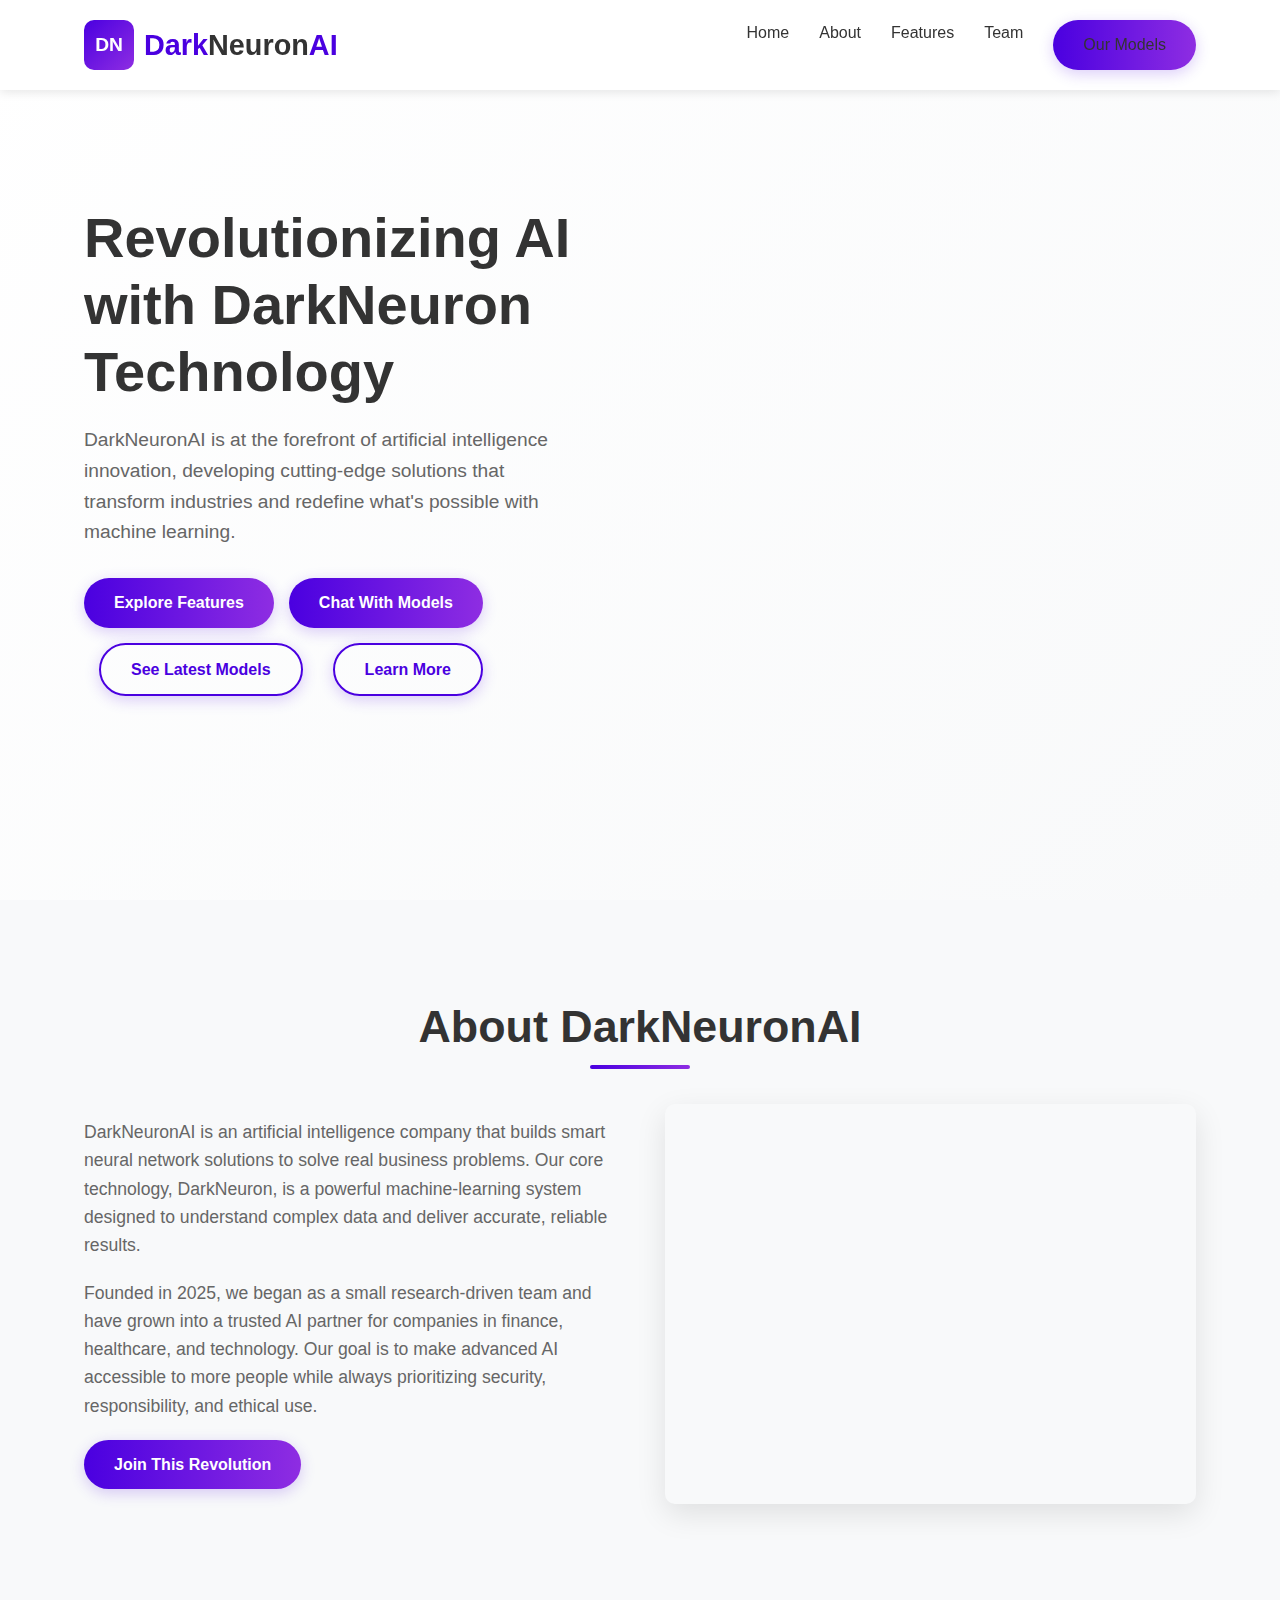
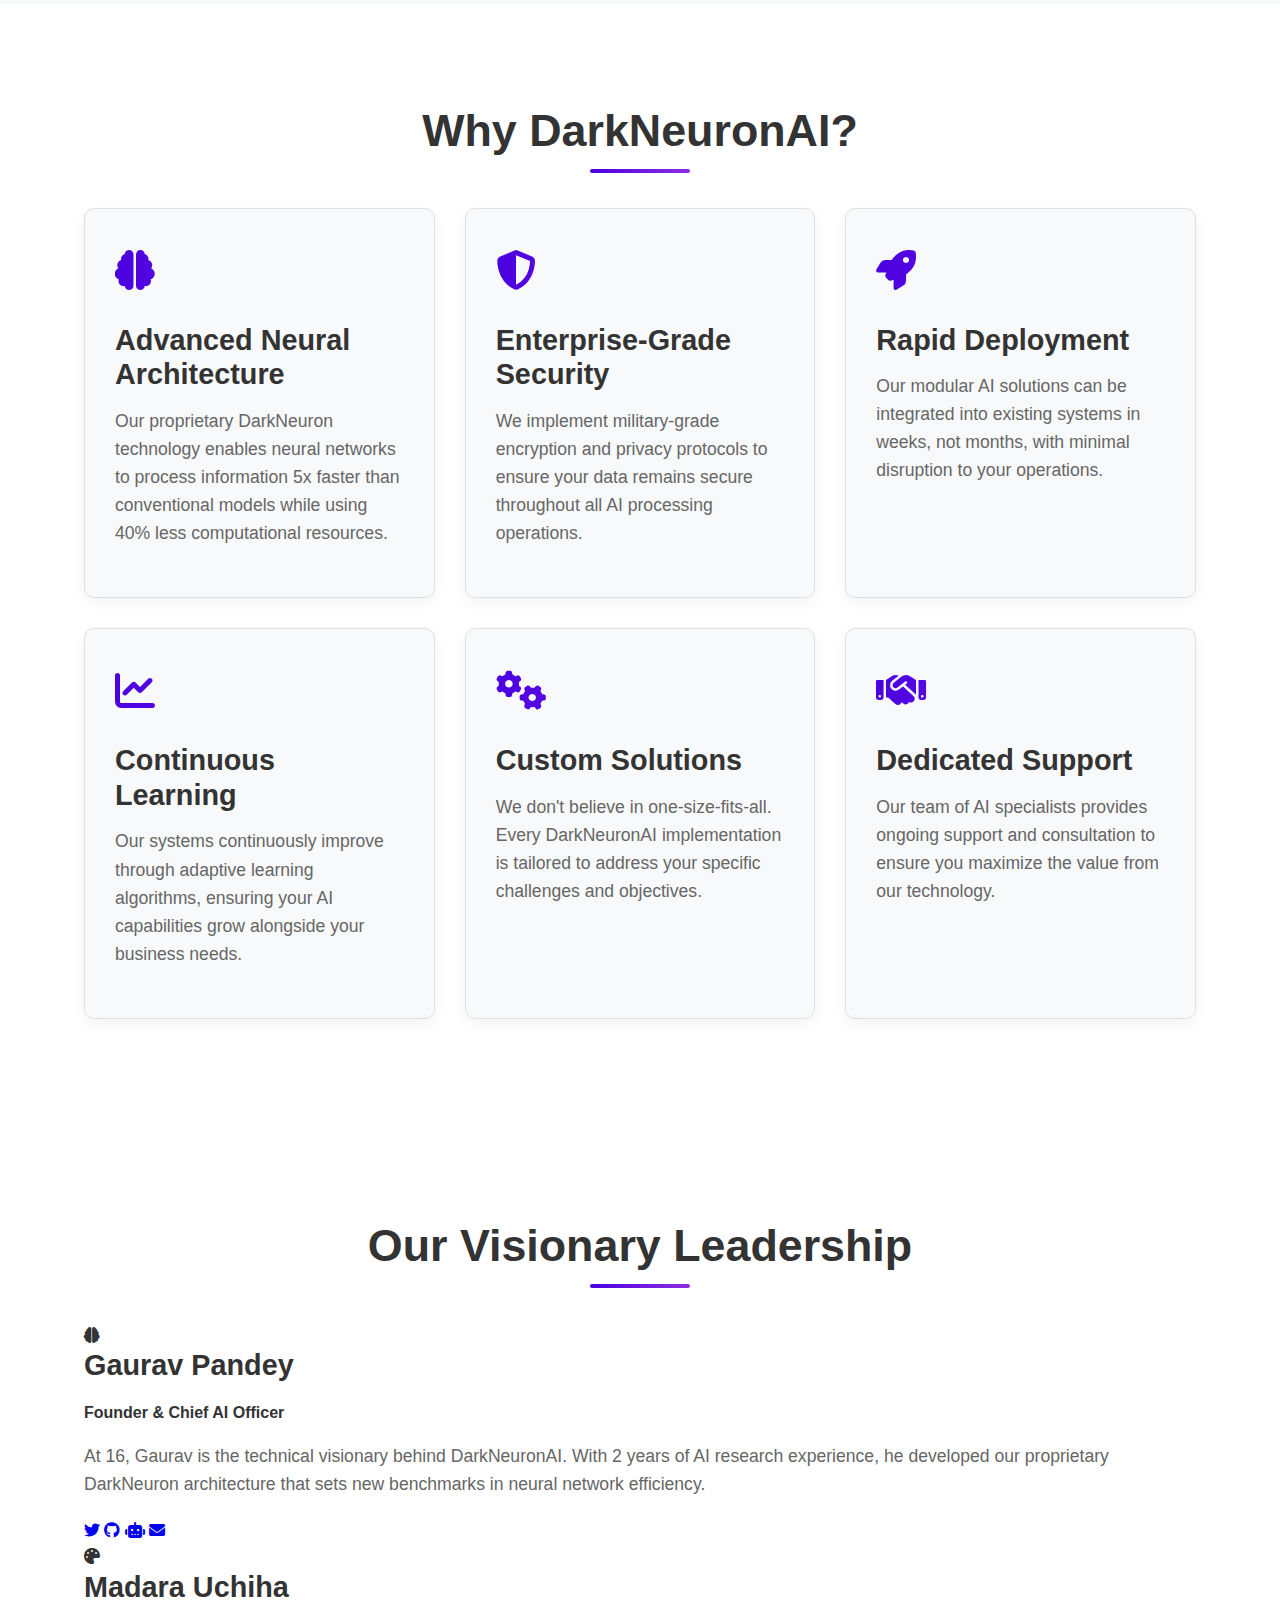
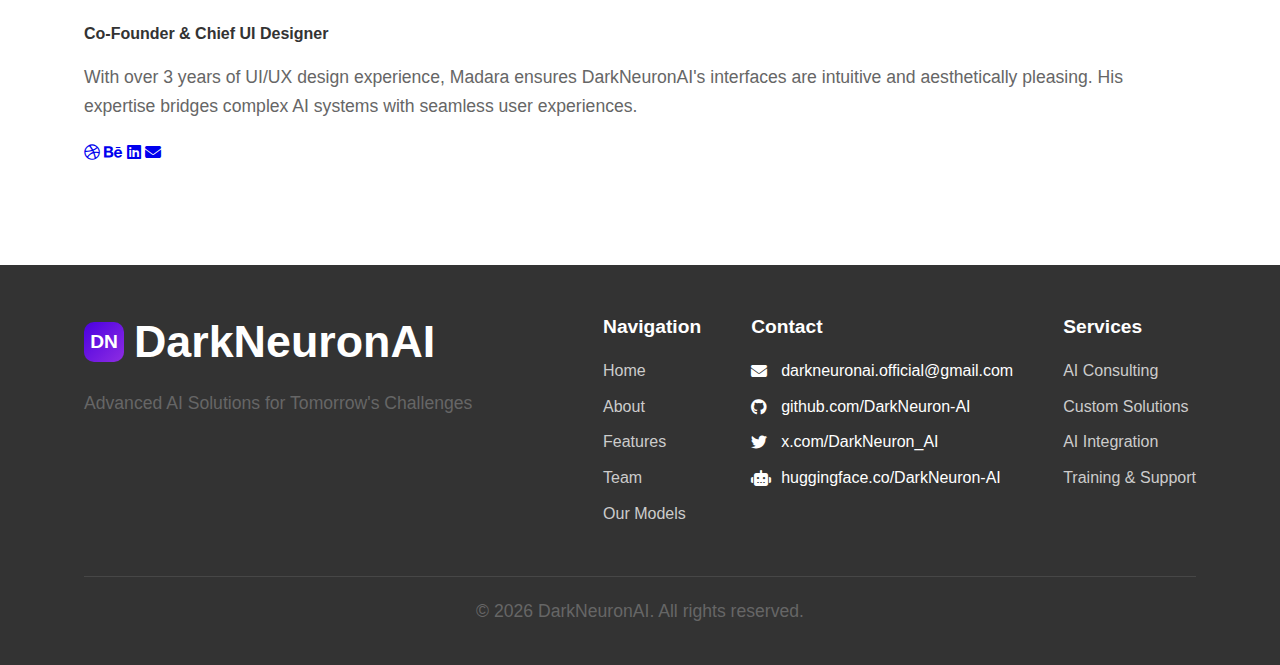
<file: index.html>
<!DOCTYPE html>
<html lang="en">
<head>
    <!-- Google Verification -->
    <meta name="google-site-verification" content="0A1FLt4Q_R6IFu4uu1RKkRvF2hyYvMilWVTKkI6lBhY" />

    <meta charset="UTF-8">
    <meta name="viewport" content="width=device-width, initial-scale=1.0">

    <!-- PRIMARY SEO TITLE -->
    <title>DarkNeuronAI | Advanced AI Solutions</title>

    <!-- SEO DESCRIPTION -->
    <meta name="description" content="DarkNeuronAI provides advanced AI solutions, tools, and research-driven innovations built by Gaurav Pandey.">

    <!-- FORCE GOOGLE SITE NAME -->
    <script type="application/ld+json">
    {
      "@context": "https://schema.org",
      "@type": "WebSite",
      "name": "DarkNeuronAI",
      "alternateName": "DarkNeuron AI",
      "url": "https://darkneuron-ai.vercel.app/"
    }
    </script>

    <!-- OPEN GRAPH (SOCIAL + GOOGLE SIGNAL) -->
    <meta property="og:type" content="website">
    <meta property="og:title" content="DarkNeuronAI | Advanced AI Solutions">
    <meta property="og:description" content="Advanced AI solutions and intelligent tools by DarkNeuronAI.">
    <meta property="og:site_name" content="DarkNeuronAI">
    <meta property="og:url" content="https://darkneuron-ai.vercel.app/">

    <!-- TWITTER PREVIEW -->
    <meta name="twitter:card" content="summary_large_image">
    <meta name="twitter:title" content="DarkNeuronAI | Advanced AI Solutions">
    <meta name="twitter:description" content="Advanced AI solutions and intelligent tools by DarkNeuronAI.">

    <!-- FAVICON -->
    <link rel="icon" href="/favicon.ico" type="image/x-icon">

    <!-- STYLES -->
    <link rel="stylesheet" href="https://cdnjs.cloudflare.com/ajax/libs/font-awesome/6.4.0/css/all.min.css">
    <link rel="stylesheet" href="style.css">
</head>
<body>
    <header>
        <div class="container">
            <nav class="navbar">
                <div class="logo">
                    <div class="logo-img">DN</div>
                    <h1>Dark<span>Neuron</span>AI</h1>
                </div>
                <ul class="nav-links">
                    <li><a href="#home">Home</a></li>
                    <li><a href="#about">About</a></li>
                    <li><a href="#features">Features</a></li>
                    <li><a href="#owner">Team</a></li>
                    <li><a href="models.html" class="btn">Our Models</a></li>
                </ul>
                <div class="hamburger">
                    <i class="fas fa-bars"></i>
                </div>
            </nav>
        </div>
    </header>

    <section class="hero" id="home">
        <div class="container">
            <div class="hero-content">
                <h1>Revolutionizing AI with DarkNeuron Technology</h1>
                <p>DarkNeuronAI is at the forefront of artificial intelligence innovation, developing cutting-edge solutions that transform industries and redefine what's possible with machine learning.</p>
                <div class="hero-btns">
                    <a href="#features" class="btn">Explore Features</a>
                    <a href="https://dnai-chat.vercel.app" target="_blank" class="btn">Chat With Models</a>
                    <a href="models.html" class="btn btn-outline">See Latest Models</a>
                    <a href="#about" class="btn btn-outline">Learn More</a>
                </div>
            </div>
        </div>
    </section>

    <section class="about" id="about">
        <div class="container">
            <h2>About DarkNeuronAI</h2>
            <div class="about-content">
                <div class="about-text">
                    <p>DarkNeuronAI is an artificial intelligence company that builds smart neural network solutions to solve real business problems. Our core technology, DarkNeuron, is a powerful machine-learning system designed to understand complex data and deliver accurate, reliable results.</p>
                    <p>Founded in 2025, we began as a small research-driven team and have grown into a trusted AI partner for companies in finance, healthcare, and technology. Our goal is to make advanced AI accessible to more people while always prioritizing security, responsibility, and ethical use.</p>
                    <a href="#contact" class="btn">Join This Revolution</a>
                </div>
                <div class="about-image"></div>
            </div>
        </div>
    </section>

    <section class="features" id="features">
        <div class="container">
            <h2>Why DarkNeuronAI?</h2>
            <div class="features-grid">
                <div class="feature-card">
                    <div class="feature-icon">
                        <i class="fas fa-brain"></i>
                    </div>
                    <h3>Advanced Neural Architecture</h3>
                    <p>Our proprietary DarkNeuron technology enables neural networks to process information 5x faster than conventional models while using 40% less computational resources.</p>
                </div>
                <div class="feature-card">
                    <div class="feature-icon">
                        <i class="fas fa-shield-alt"></i>
                    </div>
                    <h3>Enterprise-Grade Security</h3>
                    <p>We implement military-grade encryption and privacy protocols to ensure your data remains secure throughout all AI processing operations.</p>
                </div>
                <div class="feature-card">
                    <div class="feature-icon">
                        <i class="fas fa-rocket"></i>
                    </div>
                    <h3>Rapid Deployment</h3>
                    <p>Our modular AI solutions can be integrated into existing systems in weeks, not months, with minimal disruption to your operations.</p>
                </div>
                <div class="feature-card">
                    <div class="feature-icon">
                        <i class="fas fa-chart-line"></i>
                    </div>
                    <h3>Continuous Learning</h3>
                    <p>Our systems continuously improve through adaptive learning algorithms, ensuring your AI capabilities grow alongside your business needs.</p>
                </div>
                <div class="feature-card">
                    <div class="feature-icon">
                        <i class="fas fa-cogs"></i>
                    </div>
                    <h3>Custom Solutions</h3>
                    <p>We don't believe in one-size-fits-all. Every DarkNeuronAI implementation is tailored to address your specific challenges and objectives.</p>
                </div>
                <div class="feature-card">
                    <div class="feature-icon">
                        <i class="fas fa-handshake"></i>
                    </div>
                    <h3>Dedicated Support</h3>
                    <p>Our team of AI specialists provides ongoing support and consultation to ensure you maximize the value from our technology.</p>
                </div>
            </div>
        </div>
    </section>

    <section class="team" id="owner">
        <div class="container">
            <h2>Our Visionary Leadership</h2>
            <div class="team-grid">
                <div class="team-card">
                    <div class="team-icon">
                        <i class="fas fa-brain"></i>
                    </div>
                    <h3>Gaurav Pandey</h3>
                    <h4>Founder & Chief AI Officer</h4>
                    <p>At 16, Gaurav is the technical visionary behind DarkNeuronAI. With 2 years of AI research experience, he developed our proprietary DarkNeuron architecture that sets new benchmarks in neural network efficiency.</p>
                    <div class="team-social">
                        <a href="https://x.com/DarkNeuron_AI" target="_blank"><i class="fab fa-twitter"></i></a>
                        <a href="https://github.com/DarkNeuron-AI" target="_blank"><i class="fab fa-github"></i></a>
                        <a href="https://huggingface.co/DarkNeuron-AI" target="_blank"><i class="fas fa-robot"></i></a>
                        <a href="mailto:darkneuronai.official@gmail.com"><i class="fas fa-envelope"></i></a>
                    </div>
                </div>
                
                <div class="team-card">
                    <div class="team-icon">
                        <i class="fas fa-palette"></i>
                    </div>
                    <h3>Madara Uchiha</h3>
                    <h4>Co-Founder & Chief UI Designer</h4>
                    <p>With over 3 years of UI/UX design experience, Madara ensures DarkNeuronAI's interfaces are intuitive and aesthetically pleasing. His expertise bridges complex AI systems with seamless user experiences.</p>
                    <div class="team-social">
                        <a href="#" target="_blank"><i class="fab fa-dribbble"></i></a>
                        <a href="#" target="_blank"><i class="fab fa-behance"></i></a>
                        <a href="#" target="_blank"><i class="fab fa-linkedin"></i></a>
                        <a href="mailto:design@darkneuronai.com"><i class="fas fa-envelope"></i></a>
                    </div>
                </div>
            </div>
        </div>
    </section>

    <footer id="contact">
        <div class="container">
            <div class="footer-content">
                <div>
                    <div class="footer-logo">
                        <div class="logo-img">DN</div>
                        <h2>DarkNeuronAI</h2>
                    </div>
                    <p>Advanced AI Solutions for Tomorrow's Challenges</p>
                </div>
                <div class="footer-links">
                    <div class="footer-nav">
                        <h3>Navigation</h3>
                        <ul>
                            <li><a href="#home">Home</a></li>
                            <li><a href="#about">About</a></li>
                            <li><a href="#features">Features</a></li>
                            <li><a href="#owner">Team</a></li>
                            <li><a href="models.html">Our Models</a></li>
                        </ul>
                    </div>
                    <div class="footer-contact">
                        <h3>Contact</h3>
                        <ul>
                            <li><i class="fas fa-envelope"></i> darkneuronai.official@gmail.com</li>
                            <li><i class="fab fa-github"></i> github.com/DarkNeuron-AI</li>
                            <li><i class="fab fa-twitter"></i> x.com/DarkNeuron_AI</li>
                            <li><i class="fas fa-robot"></i> huggingface.co/DarkNeuron-AI</li>
                        </ul>
                    </div>
                    <div class="footer-services">
                        <h3>Services</h3>
                        <ul>
                            <li><a href="#">AI Consulting</a></li>
                            <li><a href="#">Custom Solutions</a></li>
                            <li><a href="#">AI Integration</a></li>
                            <li><a href="#">Training & Support</a></li>
                        </ul>
                    </div>
                </div>
            </div>
            <div class="copyright">
                <p>&copy; 2026 DarkNeuronAI. All rights reserved.</p>
            </div>
        </div>
    </footer>

    <script src="script.js"></script>
</body>
</html>
</file>
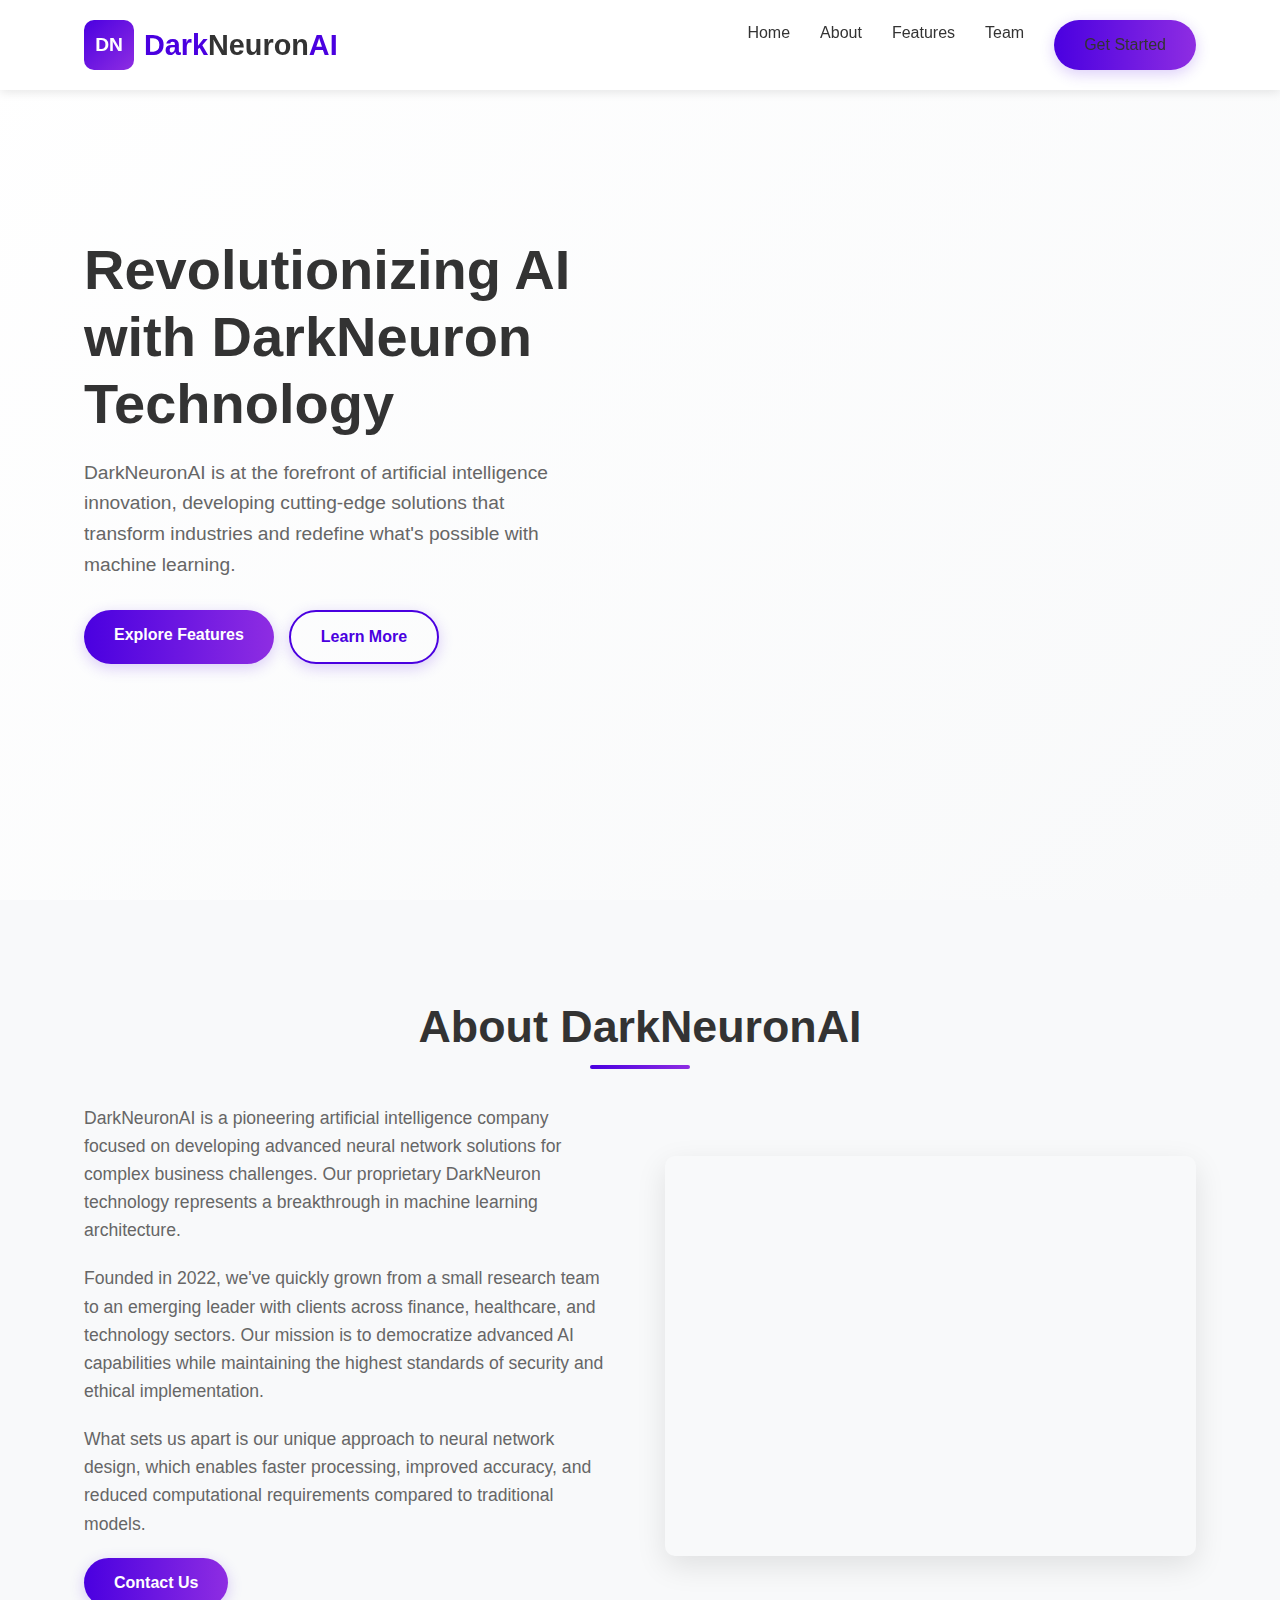
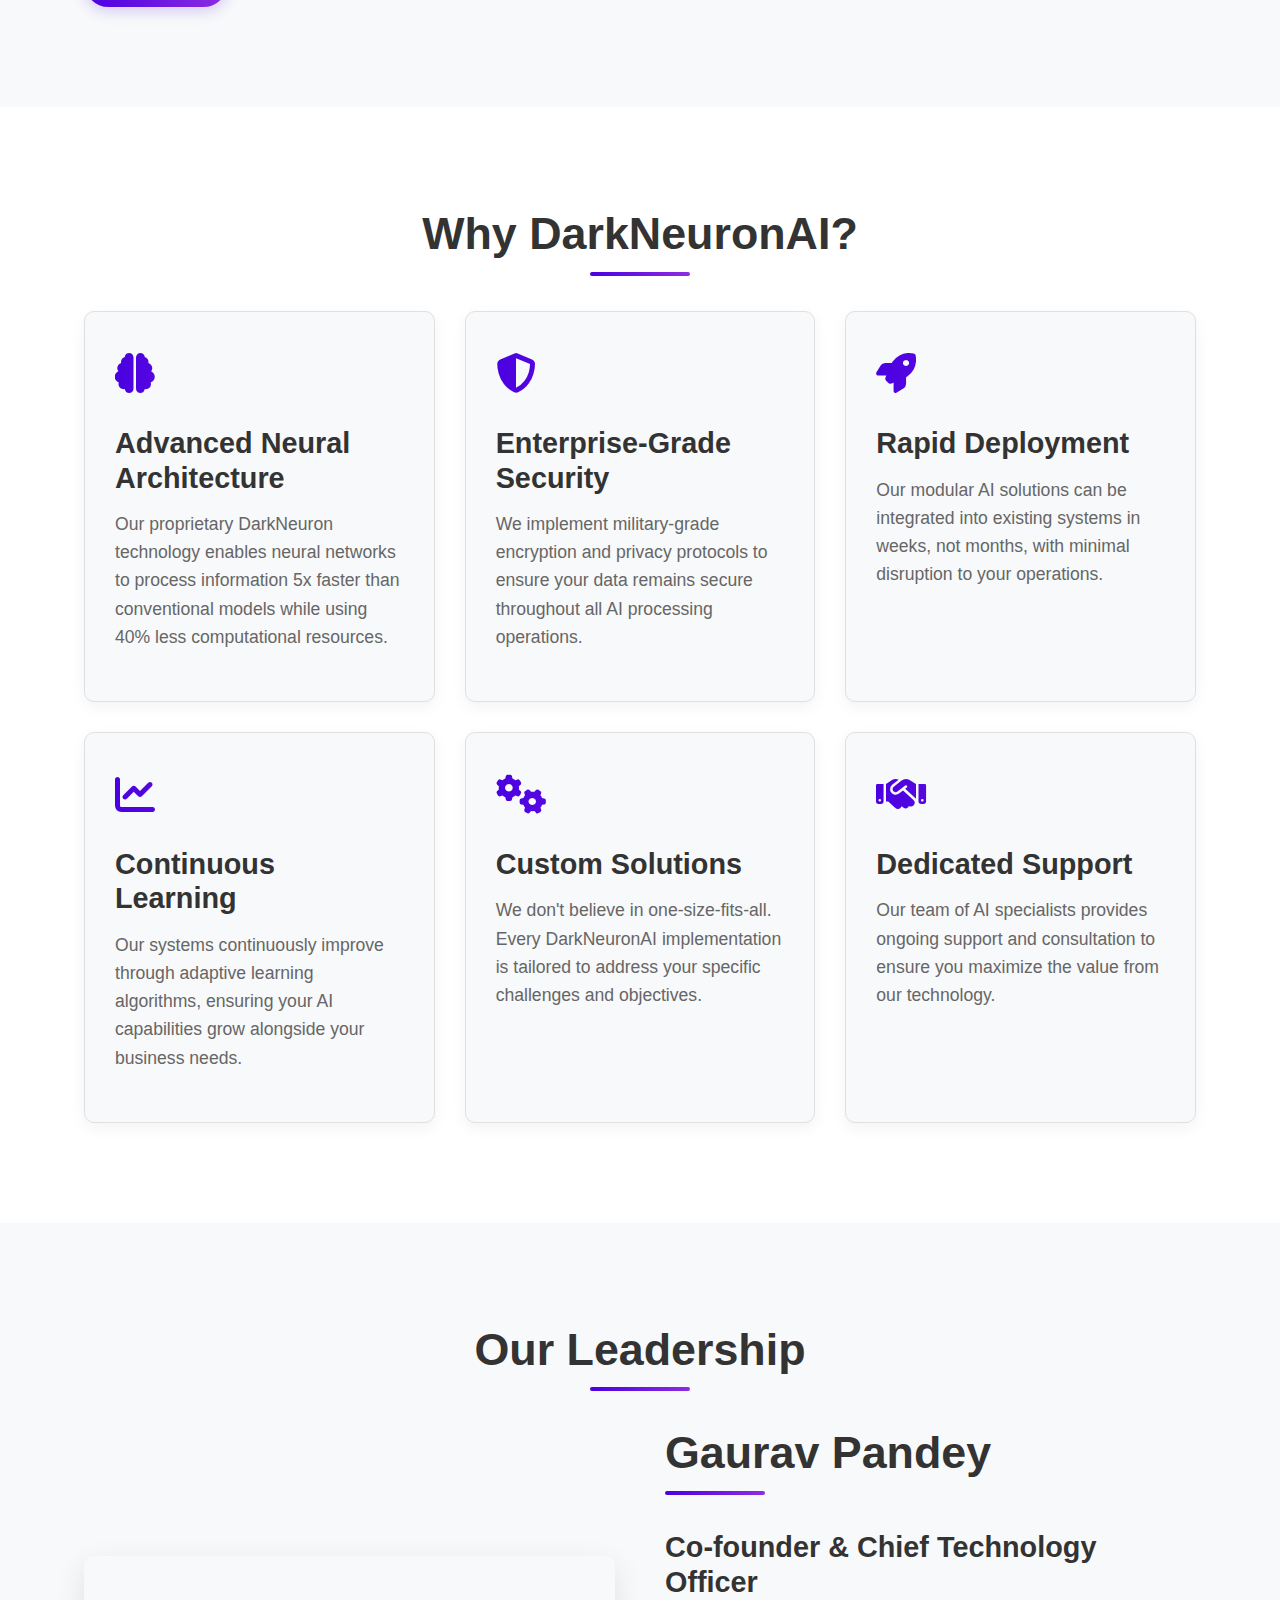
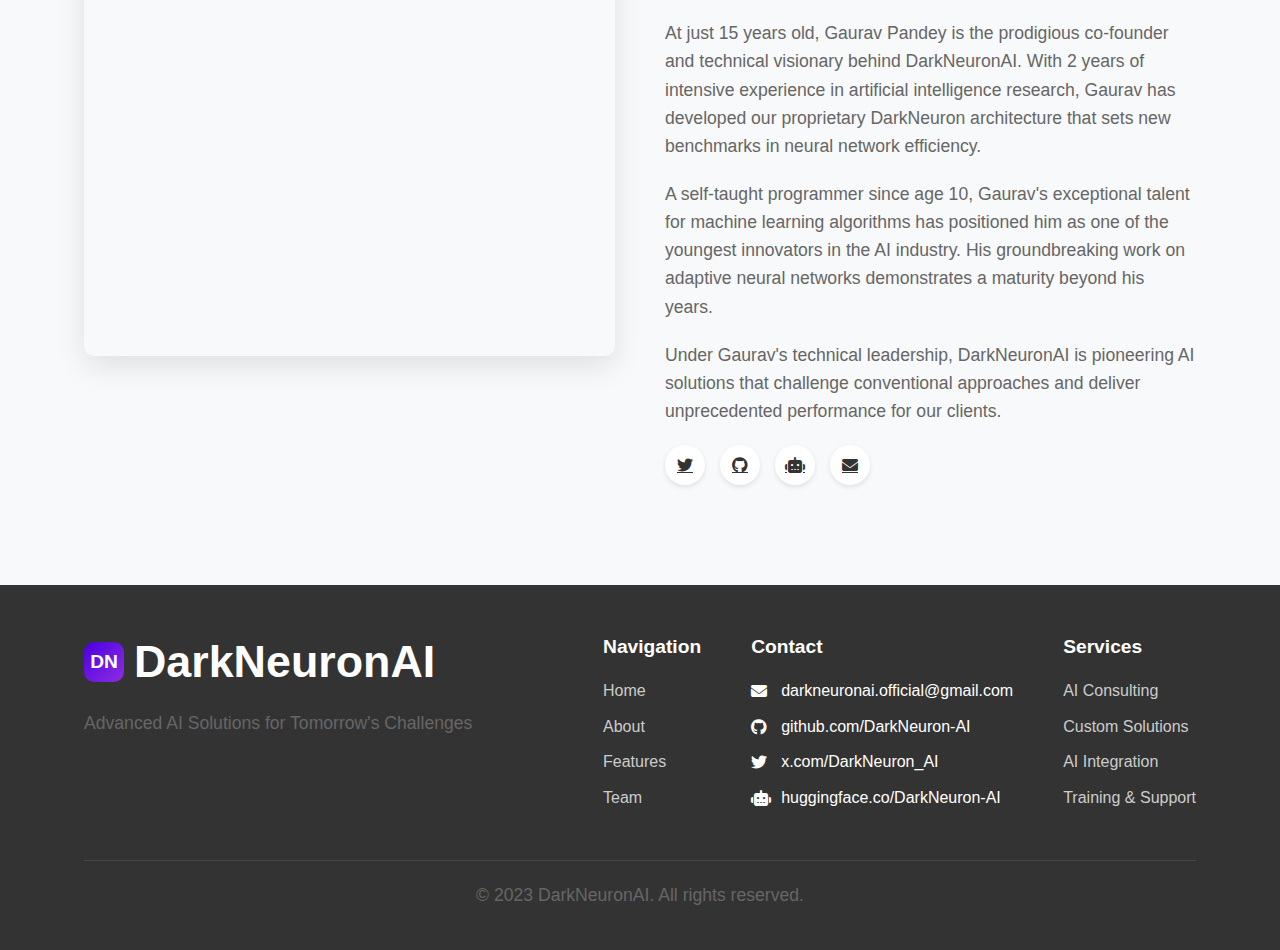
<file: deepseek_html_20251014_7e6203.html>
<!DOCTYPE html>
<html lang="en">
<head>
    <meta charset="UTF-8">
    <meta name="viewport" content="width=device-width, initial-scale=1.0">
    <title>DarkNeuronAI | Advanced AI Solutions</title>
    <link rel="stylesheet" href="https://cdnjs.cloudflare.com/ajax/libs/font-awesome/6.4.0/css/all.min.css">
    <style>
        /* Global Styles */
        * {
            margin: 0;
            padding: 0;
            box-sizing: border-box;
            font-family: 'Segoe UI', Tahoma, Geneva, Verdana, sans-serif;
        }

        :root {
            --primary: #ffffff;
            --secondary: #f8f9fa;
            --accent: #4a00e0;
            --accent-light: #8e2de2;
            --text: #333333;
            --text-light: #666666;
            --border: #e0e0e0;
        }

        html {
            scroll-behavior: smooth;
        }

        body {
            background-color: var(--primary);
            color: var(--text);
            line-height: 1.6;
            overflow-x: hidden;
        }

        .container {
            width: 90%;
            max-width: 1200px;
            margin: 0 auto;
            padding: 0 20px;
        }

        section {
            padding: 100px 0;
        }

        h1, h2, h3, h4 {
            margin-bottom: 20px;
            line-height: 1.2;
        }

        h1 {
            font-size: 3.5rem;
            font-weight: 800;
        }

        h2 {
            font-size: 2.8rem;
            text-align: center;
            margin-bottom: 50px;
            position: relative;
        }

        h2:after {
            content: '';
            position: absolute;
            bottom: -15px;
            left: 50%;
            transform: translateX(-50%);
            width: 100px;
            height: 4px;
            background: linear-gradient(to right, var(--accent), var(--accent-light));
            border-radius: 2px;
        }

        h3 {
            font-size: 1.8rem;
        }

        p {
            margin-bottom: 20px;
            font-size: 1.1rem;
            color: var(--text-light);
        }

        .btn {
            display: inline-block;
            padding: 12px 30px;
            background: linear-gradient(to right, var(--accent), var(--accent-light));
            color: white;
            border: none;
            border-radius: 30px;
            font-size: 1rem;
            font-weight: 600;
            cursor: pointer;
            transition: all 0.3s ease;
            text-decoration: none;
            box-shadow: 0 4px 15px rgba(74, 0, 224, 0.2);
        }

        .btn:hover {
            transform: translateY(-3px);
            box-shadow: 0 10px 20px rgba(74, 0, 224, 0.3);
        }

        .btn-outline {
            background: transparent;
            border: 2px solid var(--accent);
            color: var(--accent);
            margin-left: 15px;
        }

        .btn-outline:hover {
            background: var(--accent);
            color: white;
        }

        /* Header Styles */
        header {
            background: var(--primary);
            position: fixed;
            width: 100%;
            z-index: 1000;
            box-shadow: 0 2px 10px rgba(0, 0, 0, 0.1);
        }

        .navbar {
            display: flex;
            justify-content: space-between;
            align-items: center;
            padding: 20px 0;
        }

        .logo {
            display: flex;
            align-items: center;
        }

        .logo-img {
            width: 50px;
            height: 50px;
            background: linear-gradient(135deg, var(--accent), var(--accent-light));
            border-radius: 10px;
            display: flex;
            align-items: center;
            justify-content: center;
            margin-right: 10px;
            color: white;
            font-weight: bold;
            font-size: 1.2rem;
        }

        .logo h1 {
            font-size: 1.8rem;
            margin: 0;
            color: var(--accent);
        }

        .logo span {
            color: var(--text);
        }

        .nav-links {
            display: flex;
            list-style: none;
        }

        .nav-links li {
            margin-left: 30px;
        }

        .nav-links a {
            color: var(--text);
            text-decoration: none;
            font-weight: 500;
            transition: color 0.3s ease;
        }

        .nav-links a:hover {
            color: var(--accent);
        }

        .hamburger {
            display: none;
            cursor: pointer;
        }

        /* Hero Section */
        .hero {
            height: 100vh;
            display: flex;
            align-items: center;
            background: linear-gradient(135deg, var(--primary) 0%, var(--secondary) 100%);
            position: relative;
            overflow: hidden;
        }

        .hero-content {
            width: 50%;
            z-index: 2;
        }

        .hero h1 {
            margin-bottom: 20px;
        }

        .hero p {
            font-size: 1.2rem;
            margin-bottom: 30px;
            max-width: 90%;
        }

        .hero-btns {
            display: flex;
            margin-top: 30px;
        }

        .hero-image {
            position: absolute;
            right: 0;
            top: 0;
            height: 100%;
            width: 50%;
            background: url('https://images.unsplash.com/photo-1677442136019-21780ecad995?ixlib=rb-4.0.3&ixid=M3wxMjA3fDB8MHxwaG90by1wYWdlfHx8fGVufDB8fHx8fA%3D%3D&auto=format&fit=crop&w=1032&q=80') no-repeat center center/cover;
            clip-path: polygon(25% 0%, 100% 0%, 100% 100%, 0% 100%);
        }

        /* About Section */
        .about {
            background: var(--secondary);
        }

        .about-content {
            display: flex;
            align-items: center;
            gap: 50px;
        }

        .about-text {
            flex: 1;
        }

        .about-image {
            flex: 1;
            height: 400px;
            background: url('https://images.unsplash.com/photo-1555949963-aa79dcee981c?ixlib=rb-4.0.3&ixid=M3wxMjA3fDB8MHxwaG90by1wYWdlfHx8fGVufDB8fHx8fA%3D%3D&auto=format&fit=crop&w=1170&q=80') no-repeat center center/cover;
            border-radius: 10px;
            box-shadow: 0 10px 30px rgba(0, 0, 0, 0.1);
        }

        /* Features Section */
        .features {
            background: var(--primary);
        }

        .features-grid {
            display: grid;
            grid-template-columns: repeat(auto-fit, minmax(300px, 1fr));
            gap: 30px;
        }

        .feature-card {
            background: var(--secondary);
            padding: 30px;
            border-radius: 10px;
            transition: transform 0.3s ease, box-shadow 0.3s ease;
            box-shadow: 0 5px 15px rgba(0, 0, 0, 0.05);
            border: 1px solid var(--border);
        }

        .feature-card:hover {
            transform: translateY(-10px);
            box-shadow: 0 15px 30px rgba(0, 0, 0, 0.1);
        }

        .feature-icon {
            font-size: 2.5rem;
            background: linear-gradient(to right, var(--accent), var(--accent-light));
            -webkit-background-clip: text;
            background-clip: text;
            color: transparent;
            margin-bottom: 20px;
        }

        .feature-card h3 {
            margin-bottom: 15px;
        }

        /* About Owner Section */
        .owner {
            background: var(--secondary);
        }

        .owner-content {
            display: flex;
            align-items: center;
            gap: 50px;
        }

        .owner-image {
            flex: 1;
            height: 400px;
            background: url('https://images.unsplash.com/photo-1507003211169-0a1dd7228f2d?ixlib=rb-4.0.3&ixid=M3wxMjA3fDB8MHxwaG90by1wYWdlfHx8fGVufDB8fHx8fA%3D%3D&auto=format&fit=crop&w=687&q=80') no-repeat center center/cover;
            border-radius: 10px;
            box-shadow: 0 10px 30px rgba(0, 0, 0, 0.1);
        }

        .owner-text {
            flex: 1;
        }

        .owner-text h2 {
            text-align: left;
        }

        .owner-text h2:after {
            left: 0;
            transform: none;
        }

        .social-links {
            display: flex;
            margin-top: 20px;
        }

        .social-links a {
            display: flex;
            align-items: center;
            justify-content: center;
            width: 40px;
            height: 40px;
            background: var(--primary);
            color: var(--text);
            border-radius: 50%;
            margin-right: 15px;
            transition: all 0.3s ease;
            box-shadow: 0 2px 5px rgba(0, 0, 0, 0.1);
        }

        .social-links a:hover {
            background: var(--accent);
            color: white;
            transform: translateY(-5px);
        }

        /* Footer */
        footer {
            background: var(--text);
            color: white;
            padding: 50px 0 20px;
        }

        .footer-content {
            display: flex;
            justify-content: space-between;
            margin-bottom: 40px;
        }

        .footer-logo {
            display: flex;
            align-items: center;
            margin-bottom: 20px;
        }

        .footer-logo .logo-img {
            width: 40px;
            height: 40px;
            margin-right: 10px;
        }

        .footer-logo h2 {
            margin-bottom: 0;
            text-align: left;
            color: white;
        }

        .footer-logo h2:after {
            display: none;
        }

        .footer-logo p {
            color: #ccc;
        }

        .footer-links {
            display: flex;
            gap: 50px;
        }

        .footer-links h3 {
            font-size: 1.2rem;
            margin-bottom: 20px;
            color: white;
        }

        .footer-links ul {
            list-style: none;
        }

        .footer-links li {
            margin-bottom: 10px;
        }

        .footer-links a {
            color: #ccc;
            text-decoration: none;
            transition: color 0.3s ease;
        }

        .footer-links a:hover {
            color: white;
        }

        .footer-contact li {
            display: flex;
            align-items: center;
        }

        .footer-contact i {
            margin-right: 10px;
            width: 20px;
        }

        .copyright {
            text-align: center;
            padding-top: 20px;
            border-top: 1px solid rgba(255, 255, 255, 0.1);
            font-size: 0.9rem;
            color: #aaa;
        }

        /* Responsive Design */
        @media (max-width: 992px) {
            h1 {
                font-size: 2.8rem;
            }
            
            h2 {
                font-size: 2.2rem;
            }
            
            .hero-content {
                width: 60%;
            }
            
            .hero-image {
                width: 40%;
            }
            
            .about-content, .owner-content {
                flex-direction: column;
            }
            
            .about-image, .owner-image {
                width: 100%;
            }
        }

        @media (max-width: 768px) {
            .navbar {
                padding: 15px 0;
            }
            
            .nav-links {
                position: fixed;
                top: 70px;
                left: -100%;
                width: 100%;
                height: calc(100vh - 70px);
                background: var(--primary);
                flex-direction: column;
                align-items: center;
                justify-content: flex-start;
                padding-top: 50px;
                transition: left 0.5s ease;
                box-shadow: 0 5px 10px rgba(0, 0, 0, 0.1);
            }
            
            .nav-links.active {
                left: 0;
            }
            
            .nav-links li {
                margin: 15px 0;
            }
            
            .hamburger {
                display: block;
            }
            
            .hero {
                height: auto;
                padding: 150px 0 100px;
            }
            
            .hero-content {
                width: 100%;
                text-align: center;
            }
            
            .hero p {
                max-width: 100%;
            }
            
            .hero-image {
                display: none;
            }
            
            .hero-btns {
                justify-content: center;
            }
            
            .footer-content {
                flex-direction: column;
                gap: 30px;
            }
            
            .footer-links {
                flex-direction: column;
                gap: 30px;
            }
        }

        @media (max-width: 576px) {
            h1 {
                font-size: 2.2rem;
            }
            
            h2 {
                font-size: 1.8rem;
            }
            
            section {
                padding: 70px 0;
            }
            
            .btn {
                padding: 10px 20px;
                font-size: 0.9rem;
            }
            
            .hero-btns {
                flex-direction: column;
                gap: 15px;
            }
            
            .btn-outline {
                margin-left: 0;
            }
        }
    </style>
</head>
<body>
    <!-- Header Section -->
    <header>
        <div class="container">
            <nav class="navbar">
                <div class="logo">
                    <div class="logo-img">DN</div>
                    <h1>Dark<span>Neuron</span>AI</h1>
                </div>
                <ul class="nav-links">
                    <li><a href="#home">Home</a></li>
                    <li><a href="#about">About</a></li>
                    <li><a href="#features">Features</a></li>
                    <li><a href="#owner">Team</a></li>
                    <li><a href="#contact" class="btn">Get Started</a></li>
                </ul>
                <div class="hamburger">
                    <i class="fas fa-bars"></i>
                </div>
            </nav>
        </div>
    </header>

    <!-- Hero Section -->
    <section class="hero" id="home">
        <div class="container">
            <div class="hero-content">
                <h1>Revolutionizing AI with DarkNeuron Technology</h1>
                <p>DarkNeuronAI is at the forefront of artificial intelligence innovation, developing cutting-edge solutions that transform industries and redefine what's possible with machine learning.</p>
                <div class="hero-btns">
                    <a href="#features" class="btn">Explore Features</a>
                    <a href="#about" class="btn btn-outline">Learn More</a>
                </div>
            </div>
        </div>
        <div class="hero-image"></div>
    </section>

    <!-- About Section -->
    <section class="about" id="about">
        <div class="container">
            <h2>About DarkNeuronAI</h2>
            <div class="about-content">
                <div class="about-text">
                    <p>DarkNeuronAI is a pioneering artificial intelligence company focused on developing advanced neural network solutions for complex business challenges. Our proprietary DarkNeuron technology represents a breakthrough in machine learning architecture.</p>
                    <p>Founded in 2022, we've quickly grown from a small research team to an emerging leader with clients across finance, healthcare, and technology sectors. Our mission is to democratize advanced AI capabilities while maintaining the highest standards of security and ethical implementation.</p>
                    <p>What sets us apart is our unique approach to neural network design, which enables faster processing, improved accuracy, and reduced computational requirements compared to traditional models.</p>
                    <a href="#contact" class="btn">Contact Us</a>
                </div>
                <div class="about-image"></div>
            </div>
        </div>
    </section>

    <!-- Features Section -->
    <section class="features" id="features">
        <div class="container">
            <h2>Why DarkNeuronAI?</h2>
            <div class="features-grid">
                <div class="feature-card">
                    <div class="feature-icon">
                        <i class="fas fa-brain"></i>
                    </div>
                    <h3>Advanced Neural Architecture</h3>
                    <p>Our proprietary DarkNeuron technology enables neural networks to process information 5x faster than conventional models while using 40% less computational resources.</p>
                </div>
                <div class="feature-card">
                    <div class="feature-icon">
                        <i class="fas fa-shield-alt"></i>
                    </div>
                    <h3>Enterprise-Grade Security</h3>
                    <p>We implement military-grade encryption and privacy protocols to ensure your data remains secure throughout all AI processing operations.</p>
                </div>
                <div class="feature-card">
                    <div class="feature-icon">
                        <i class="fas fa-rocket"></i>
                    </div>
                    <h3>Rapid Deployment</h3>
                    <p>Our modular AI solutions can be integrated into existing systems in weeks, not months, with minimal disruption to your operations.</p>
                </div>
                <div class="feature-card">
                    <div class="feature-icon">
                        <i class="fas fa-chart-line"></i>
                    </div>
                    <h3>Continuous Learning</h3>
                    <p>Our systems continuously improve through adaptive learning algorithms, ensuring your AI capabilities grow alongside your business needs.</p>
                </div>
                <div class="feature-card">
                    <div class="feature-icon">
                        <i class="fas fa-cogs"></i>
                    </div>
                    <h3>Custom Solutions</h3>
                    <p>We don't believe in one-size-fits-all. Every DarkNeuronAI implementation is tailored to address your specific challenges and objectives.</p>
                </div>
                <div class="feature-card">
                    <div class="feature-icon">
                        <i class="fas fa-handshake"></i>
                    </div>
                    <h3>Dedicated Support</h3>
                    <p>Our team of AI specialists provides ongoing support and consultation to ensure you maximize the value from our technology.</p>
                </div>
            </div>
        </div>
    </section>

    <!-- About Owner Section -->
    <section class="owner" id="owner">
        <div class="container">
            <h2>Our Leadership</h2>
            <div class="owner-content">
                <div class="owner-image"></div>
                <div class="owner-text">
                    <h2>Gaurav Pandey</h2>
                    <h3>Co-founder & Chief Technology Officer</h3>
                    <p>At just 15 years old, Gaurav Pandey is the prodigious co-founder and technical visionary behind DarkNeuronAI. With 2 years of intensive experience in artificial intelligence research, Gaurav has developed our proprietary DarkNeuron architecture that sets new benchmarks in neural network efficiency.</p>
                    <p>A self-taught programmer since age 10, Gaurav's exceptional talent for machine learning algorithms has positioned him as one of the youngest innovators in the AI industry. His groundbreaking work on adaptive neural networks demonstrates a maturity beyond his years.</p>
                    <p>Under Gaurav's technical leadership, DarkNeuronAI is pioneering AI solutions that challenge conventional approaches and deliver unprecedented performance for our clients.</p>
                    <div class="social-links">
                        <a href="https://x.com/DarkNeuron_AI" target="_blank"><i class="fab fa-twitter"></i></a>
                        <a href="https://github.com/DarkNeuron-AI" target="_blank"><i class="fab fa-github"></i></a>
                        <a href="https://huggingface.co/DarkNeuron-AI" target="_blank"><i class="fas fa-robot"></i></a>
                        <a href="mailto:darkneuronai.official@gmail.com"><i class="fas fa-envelope"></i></a>
                    </div>
                </div>
            </div>
        </div>
    </section>

    <!-- Footer -->
    <footer id="contact">
        <div class="container">
            <div class="footer-content">
                <div>
                    <div class="footer-logo">
                        <div class="logo-img">DN</div>
                        <h2>DarkNeuronAI</h2>
                    </div>
                    <p>Advanced AI Solutions for Tomorrow's Challenges</p>
                </div>
                <div class="footer-links">
                    <div class="footer-nav">
                        <h3>Navigation</h3>
                        <ul>
                            <li><a href="#home">Home</a></li>
                            <li><a href="#about">About</a></li>
                            <li><a href="#features">Features</a></li>
                            <li><a href="#owner">Team</a></li>
                        </ul>
                    </div>
                    <div class="footer-contact">
                        <h3>Contact</h3>
                        <ul>
                            <li><i class="fas fa-envelope"></i> darkneuronai.official@gmail.com</li>
                            <li><i class="fab fa-github"></i> github.com/DarkNeuron-AI</li>
                            <li><i class="fab fa-twitter"></i> x.com/DarkNeuron_AI</li>
                            <li><i class="fas fa-robot"></i> huggingface.co/DarkNeuron-AI</li>
                        </ul>
                    </div>
                    <div class="footer-services">
                        <h3>Services</h3>
                        <ul>
                            <li><a href="#">AI Consulting</a></li>
                            <li><a href="#">Custom Solutions</a></li>
                            <li><a href="#">AI Integration</a></li>
                            <li><a href="#">Training & Support</a></li>
                        </ul>
                    </div>
                </div>
            </div>
            <div class="copyright">
                <p>&copy; 2023 DarkNeuronAI. All rights reserved.</p>
            </div>
        </div>
    </footer>

    <script>
        // Mobile Navigation Toggle
        const hamburger = document.querySelector('.hamburger');
        const navLinks = document.querySelector('.nav-links');

        hamburger.addEventListener('click', () => {
            navLinks.classList.toggle('active');
            hamburger.querySelector('i').classList.toggle('fa-bars');
            hamburger.querySelector('i').classList.toggle('fa-times');
        });

        // Close mobile menu when clicking on a link
        document.querySelectorAll('.nav-links a').forEach(link => {
            link.addEventListener('click', () => {
                navLinks.classList.remove('active');
                hamburger.querySelector('i').classList.add('fa-bars');
                hamburger.querySelector('i').classList.remove('fa-times');
            });
        });

        // Smooth scrolling for anchor links
        document.querySelectorAll('a[href^="#"]').forEach(anchor => {
            anchor.addEventListener('click', function (e) {
                e.preventDefault();
                
                const targetId = this.getAttribute('href');
                if(targetId === '#') return;
                
                const targetElement = document.querySelector(targetId);
                if(targetElement) {
                    window.scrollTo({
                        top: targetElement.offsetTop - 80,
                        behavior: 'smooth'
                    });
                }
            });
        });

        // Header background change on scroll
        window.addEventListener('scroll', () => {
            const header = document.querySelector('header');
            if(window.scrollY > 100) {
                header.style.background = 'rgba(255, 255, 255, 0.95)';
                header.style.backdropFilter = 'blur(10px)';
            } else {
                header.style.background = 'var(--primary)';
                header.style.backdropFilter = 'none';
            }
        });
    </script>
</body>
</html>
</file>
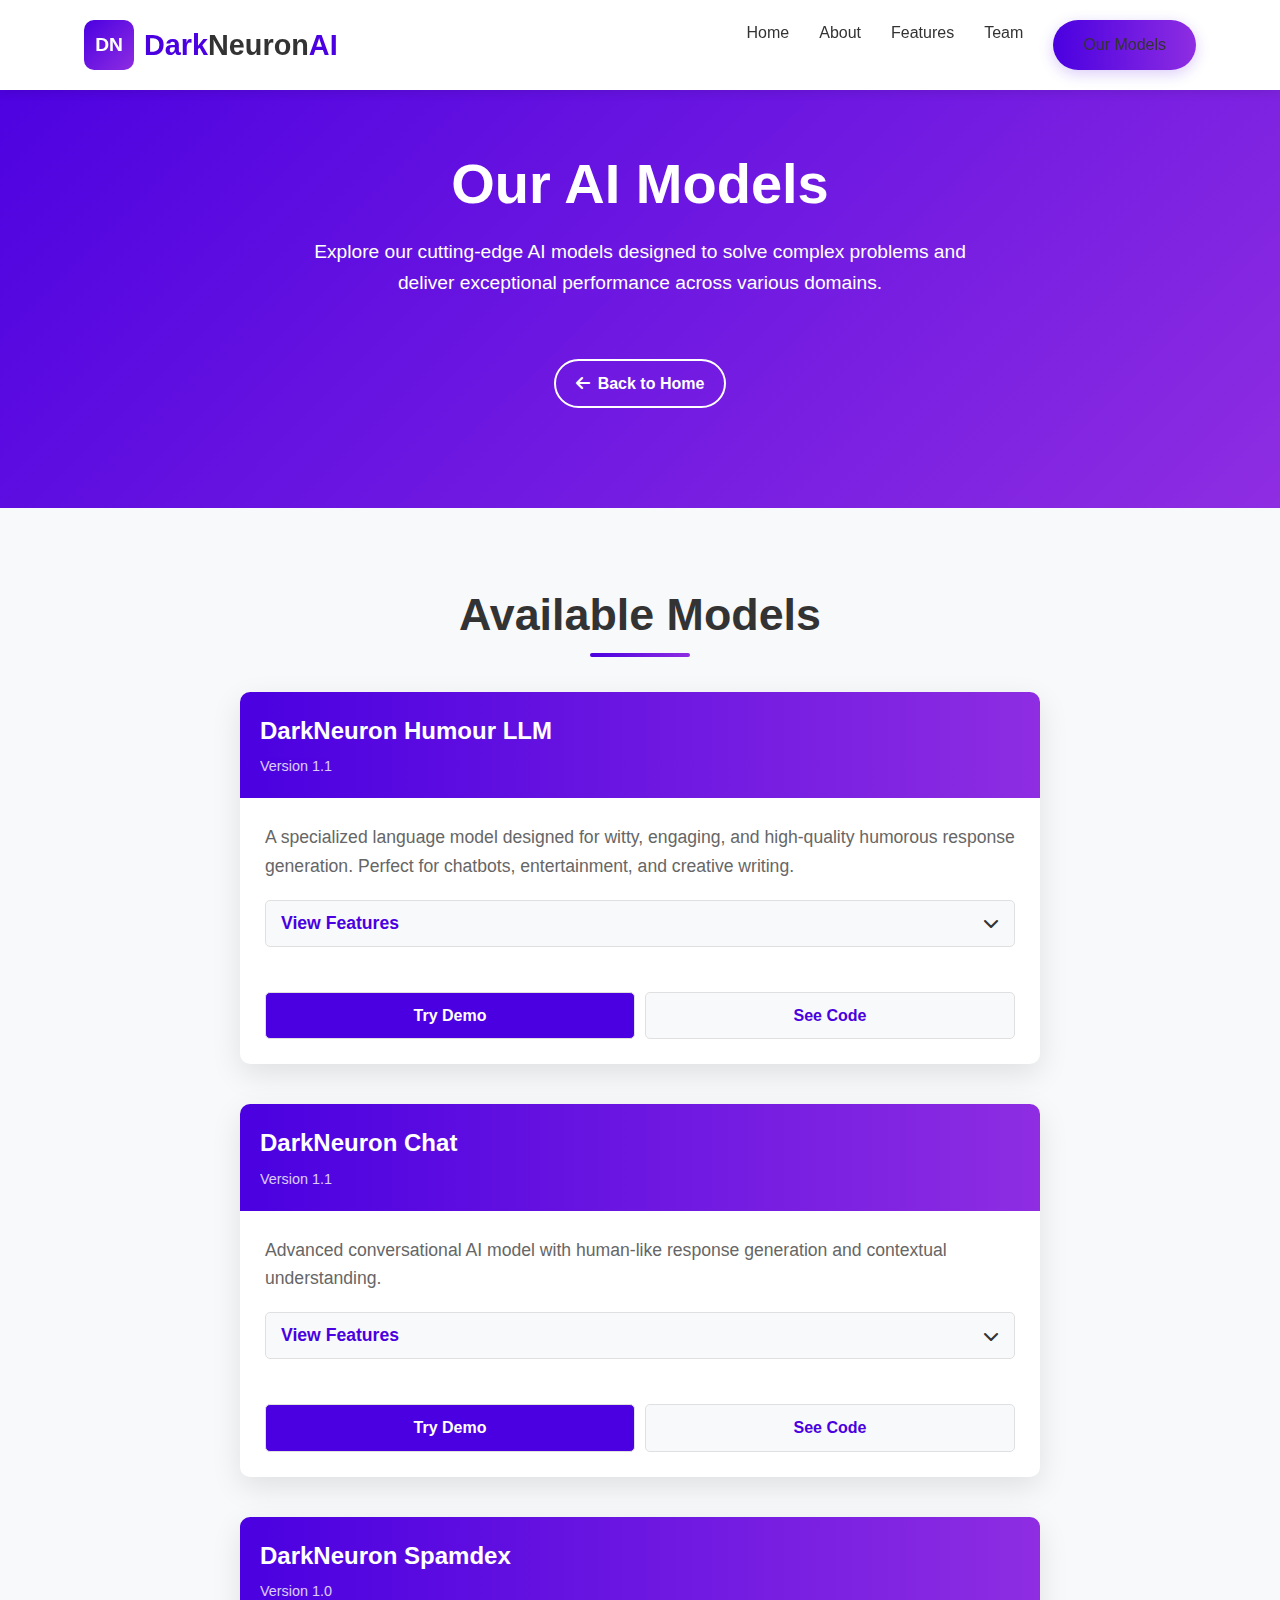
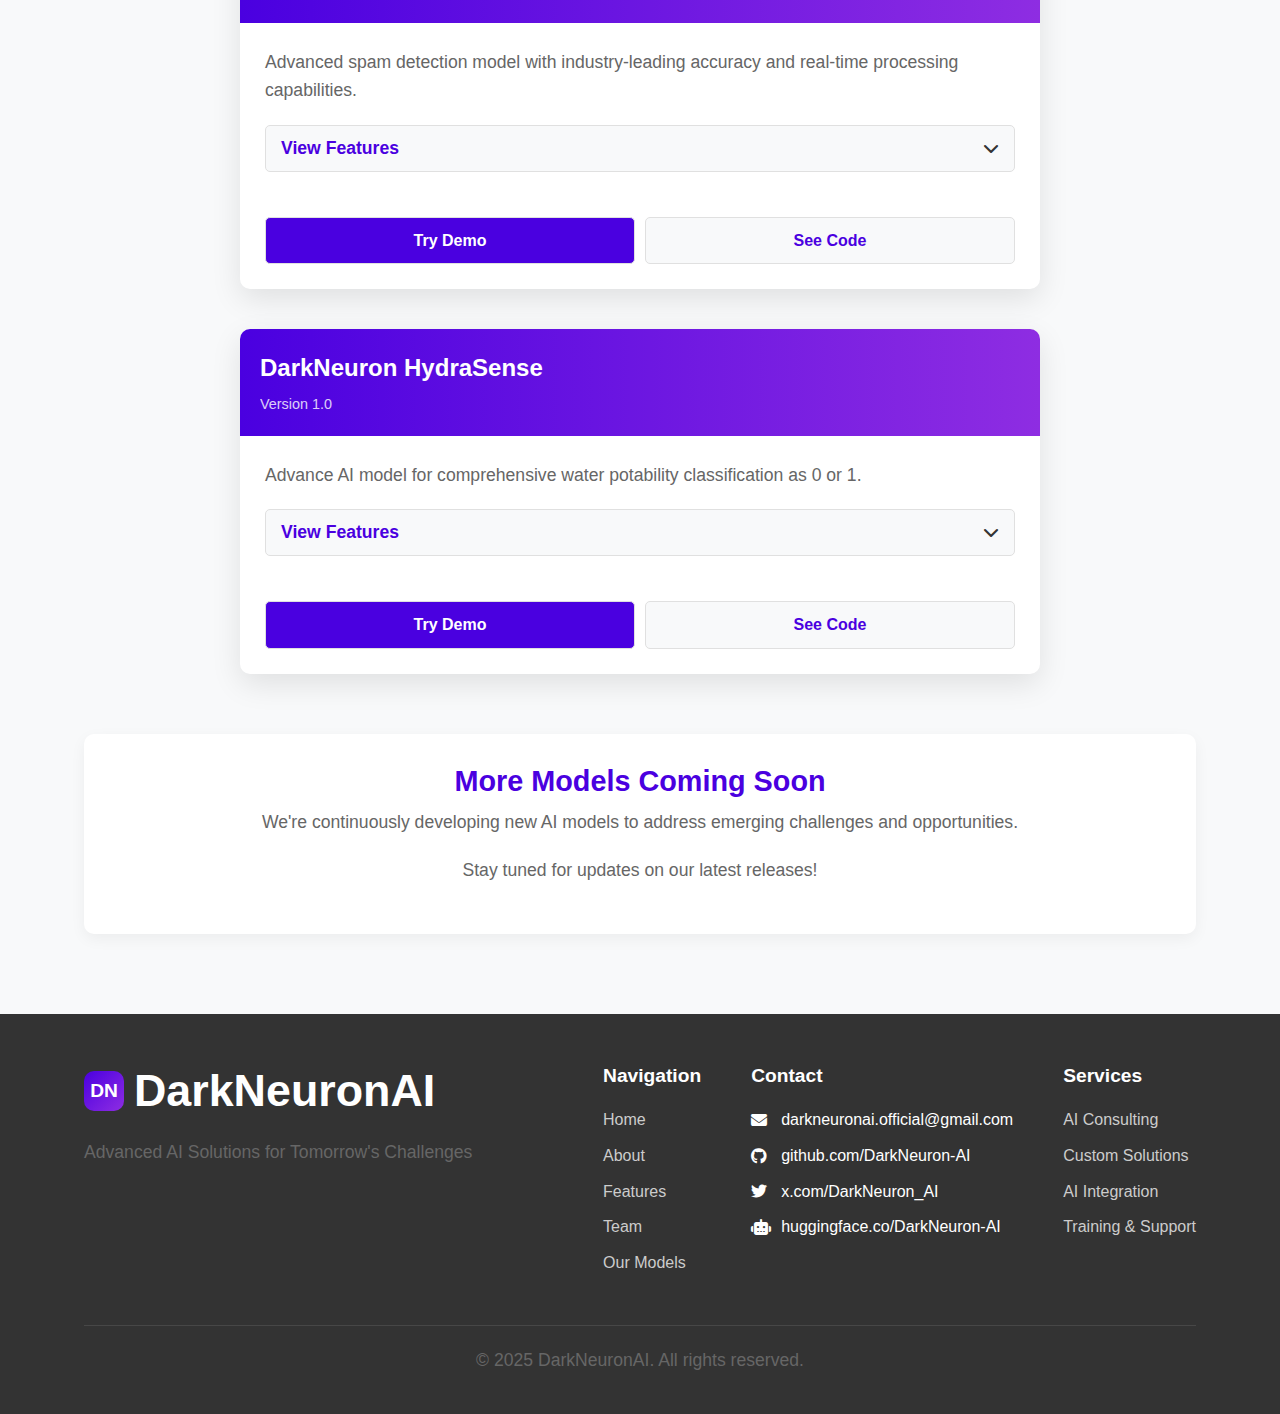
<file: models.html>
<!DOCTYPE html>
<html lang="en">
<head>
    <meta charset="UTF-8">
    <meta name="viewport" content="width=device-width, initial-scale=1.0">
    <title>Our AI Models | DarkNeuronAI</title>
    <link rel="stylesheet" href="https://cdnjs.cloudflare.com/ajax/libs/font-awesome/6.4.0/css/all.min.css">
    <link rel="stylesheet" href="style.css">
    <style>
        /* Additional styles for models page */
        .models-hero {
            background: linear-gradient(135deg, var(--accent) 0%, var(--accent-light) 100%);
            color: white;
            padding: 150px 0 100px;
            text-align: center;
        }
        
        .models-hero h1 {
            color: white;
            font-size: 3.5rem;
            margin-bottom: 20px;
        }
        
        .models-hero p {
            color: white;
            font-size: 1.2rem;
            max-width: 700px;
            margin: 0 auto 30px;
        }
        
        .models-section {
            padding: 80px 0;
            background: var(--secondary);
        }
        
        .model-card {
            background: var(--primary);
            border-radius: 10px;
            overflow: hidden;
            box-shadow: 0 10px 30px rgba(0, 0, 0, 0.1);
            transition: transform 0.3s ease;
            max-width: 800px;
            margin: 0 auto 40px;
        }
        
        .model-card:hover {
            transform: translateY(-10px);
        }
        
        .model-header {
            background: linear-gradient(to right, var(--accent), var(--accent-light));
            color: white;
            padding: 20px;
        }
        
        .model-name {
            font-size: 1.5rem;
            font-weight: 700;
            margin-bottom: 5px;
        }
        
        .model-version {
            font-size: 0.9rem;
            opacity: 0.8;
        }
        
        .model-content {
            padding: 25px;
        }
        
        .model-description {
            margin-bottom: 20px;
            color: var(--text-light);
        }
        
        .features-toggle {
            display: flex;
            align-items: center;
            justify-content: space-between;
            background: var(--secondary);
            border: 1px solid var(--border);
            padding: 12px 15px;
            border-radius: 5px;
            cursor: pointer;
            margin-bottom: 20px;
            transition: all 0.3s ease;
        }
        
        .features-toggle:hover {
            background: #f0f0f0;
        }
        
        .features-toggle h4 {
            margin: 0;
            font-size: 1.1rem;
            color: var(--accent);
        }
        
        .toggle-icon {
            transition: transform 0.3s ease;
        }
        
        .features-toggle.active .toggle-icon {
            transform: rotate(180deg);
        }
        
        .model-features {
            list-style: none;
            margin-bottom: 25px;
            max-height: 0;
            overflow: hidden;
            transition: max-height 0.5s ease;
        }
        
        .model-features.show {
            max-height: 500px;
        }
        
        .model-features li {
            margin-bottom: 10px;
            position: relative;
            padding-left: 25px;
        }
        
        .model-features li:before {
            content: '✓';
            position: absolute;
            left: 0;
            color: var(--accent);
            font-weight: bold;
        }
        
        .model-actions {
            display: flex;
            gap: 10px;
        }
        
        .model-btn {
            flex: 1;
            text-align: center;
            padding: 10px 15px;
            background: var(--secondary);
            color: var(--accent);
            border: 1px solid var(--border);
            border-radius: 5px;
            text-decoration: none;
            font-weight: 600;
            transition: all 0.3s ease;
        }
        
        .model-btn.primary {
            background: var(--accent);
            color: white;
        }
        
        .model-btn:hover {
            background: var(--accent-light);
            color: white;
            transform: translateY(-2px);
        }
        
        .coming-soon {
            text-align: center;
            margin-top: 60px;
            padding: 30px;
            background: var(--primary);
            border-radius: 10px;
            box-shadow: 0 5px 15px rgba(0, 0, 0, 0.05);
        }
        
        .coming-soon h3 {
            color: var(--accent);
            margin-bottom: 10px;
        }
        
        .back-btn {
            display: inline-flex;
            align-items: center;
            gap: 8px;
            margin-top: 30px;
            color: white;
            text-decoration: none;
            font-weight: 600;
            transition: all 0.3s ease;
            border: 2px solid white;
            padding: 10px 20px;
            border-radius: 30px;
        }
        
        .back-btn:hover {
            gap: 12px;
            background: rgba(255, 255, 255, 0.1);
        }
        
        @media (max-width: 768px) {
            .models-hero h1 {
                font-size: 2.5rem;
            }
            
            .model-actions {
                flex-direction: column;
            }
        }
    </style>
</head>
<body>
    <!-- Header Section -->
    <header>
        <div class="container">
            <nav class="navbar">
                <div class="logo">
                    <div class="logo-img">DN</div>
                    <h1>Dark<span>Neuron</span>AI</h1>
                </div>
                <ul class="nav-links">
                    <li><a href="index.html">Home</a></li>
                    <li><a href="index.html#about">About</a></li>
                    <li><a href="index.html#features">Features</a></li>
                    <li><a href="index.html#owner">Team</a></li>
                    <li><a href="models.html" class="btn">Our Models</a></li>
                </ul>
                <div class="hamburger">
                    <i class="fas fa-bars"></i>
                </div>
            </nav>
        </div>
    </header>

    <!-- Models Hero Section -->
    <section class="models-hero">
        <div class="container">
            <h1>Our AI Models</h1>
            <p>Explore our cutting-edge AI models designed to solve complex problems and deliver exceptional performance across various domains.</p>
            <a href="index.html" class="back-btn">
                <i class="fas fa-arrow-left"></i> Back to Home
            </a>
        </div>
    </section>

    <!-- Models Section -->
    <section class="models-section">
        <div class="container">
            <h2>Available Models</h2>
            
            <!-- DarkNeuron Humour LLM Model -->
            <div class="model-card">
                <div class="model-header">
                    <div class="model-name">DarkNeuron Humour LLM</div>
                    <div class="model-version">Version 1.1</div>
                </div>
                <div class="model-content">
                    <p class="model-description">A specialized language model designed for witty, engaging, and high-quality humorous response generation. Perfect for chatbots, entertainment, and creative writing.</p>
                    
                    <div class="features-toggle" id="humour-toggle">
                        <h4>View Features</h4>
                        <i class="fas fa-chevron-down toggle-icon"></i>
                    </div>
                    
                    <ul class="model-features" id="humour-features">
                        <li>Fast and efficient 0.5B parameter model</li>
                        <li>Fine-tuned on high-quality OpenAssistant dataset</li>
                        <li>Specialized in humor, sarcasm, and witty responses</li>
                        <li>Low latency response generation for real-time applications</li>
                        <li>Nuanced understanding of cultural references and wordplay</li>
                        <li>Excellent for chatbots, education, and creative writing</li>
                        <li>Multi-turn conversation capability with context retention</li>
                    </ul>
                    
                    <div class="model-actions">
                        <a href="https://huggingface.co/DarkNeuronAI/dnai-humour-0.5B-instruct" target="_blank" class="model-btn primary">Try Demo</a>
                        <a href="https://github.com/DarkNeuron-AI/dnai-humour-0.5B-instruct" target="_blank" class="model-btn">See Code</a>
                    </div>
                </div>
            </div>
            
            <!-- DarkNeuron Chat Model -->
            <div class="model-card">
                <div class="model-header">
                    <div class="model-name">DarkNeuron Chat</div>
                    <div class="model-version">Version 1.1</div>
                </div>
                <div class="model-content">
                    <p class="model-description">Advanced conversational AI model with human-like response generation and contextual understanding.</p>
                    
                    <div class="features-toggle" id="chat-toggle">
                        <h4>View Features</h4>
                        <i class="fas fa-chevron-down toggle-icon"></i>
                    </div>
                    
                    <ul class="model-features" id="chat-features">
                        <li>Advanced GPT-2 fine-tuning for natural conversations</li>
                        <li>Trained on large corpus of diverse text data</li>
                        <li>Fast response generation with low latency</li>
                        <li>Contextual understanding across multiple turns</li>
                        <li>Customizable personality and response styles</li>
                        <li>Supports multiple languages and domains</li>
                    </ul>
                    
                    <div class="model-actions">
                        <a href="https://huggingface.co/DarkNeuronAI/darkneuron-chat-v1.1" target="_blank" class="model-btn primary">Try Demo</a>
                        <a href="https://github.com/DarkNeuron-AI/darkneuron-chat-v1.1" target="_blank" class="model-btn">See Code</a>
                    </div>
                </div>
            </div>
            
            <!-- Spamdex Model -->
            <div class="model-card">
                <div class="model-header">
                    <div class="model-name">DarkNeuron Spamdex</div>
                    <div class="model-version">Version 1.0</div>
                </div>
                <div class="model-content">
                    <p class="model-description">Advanced spam detection model with industry-leading accuracy and real-time processing capabilities.</p>
                    
                    <div class="features-toggle" id="spamdex-toggle">
                        <h4>View Features</h4>
                        <i class="fas fa-chevron-down toggle-icon"></i>
                    </div>
                    
                    <ul class="model-features" id="spamdex-features">
                        <li>99.7% accuracy in spam detection</li>
                        <li>Real-time processing with minimal latency</li>
                        <li>Adaptive learning to counter evolving spam tactics</li>
                        <li>Multilingual support for global deployment</li>
                        <li>Customizable sensitivity settings</li>
                    </ul>
                    
                    <div class="model-actions">
                        <a href="https://huggingface.co/DarkNeuronAI/darkneuron-spamdex-v1" target="_blank" class="model-btn primary">Try Demo</a>
                        <a href="https://github.com/DarkNeuron-AI/darkneuron-spamdex-v1" target="_blank" class="model-btn">See Code</a>
                    </div>
                </div>
            </div>
            
            <!-- HydraSense Model -->
            <div class="model-card">
                <div class="model-header">
                    <div class="model-name">DarkNeuron HydraSense</div>
                    <div class="model-version">Version 1.0</div>
                </div>
                <div class="model-content">
                    <p class="model-description">Advance AI model for comprehensive water potability classification as 0 or 1.</p>
                    
                    <div class="features-toggle" id="hydrasense-toggle">
                        <h4>View Features</h4>
                        <i class="fas fa-chevron-down toggle-icon"></i>
                    </div>
                    
                    <ul class="model-features" id="hydrasense-features">
                        <li>Multi-featured AI model for water potability</li>
                        <li>Real-time water potability detection with 76.5% accuracy</li>
                        <li>Very fast and efficient, runs easily on standard PCs</li>
                        <li>Can be used with reallife applications</li>
                        <li>Complete pipeline for automated scaling</li>
                    </ul>
                    
                    <div class="model-actions">
                        <a href="https://huggingface.co/DarkNeuronAI/darkneuron-hydrasense-v1" target="_blank" class="model-btn primary">Try Demo</a>
                        <a href="https://github.com/DarkNeuron-AI/darkneuron-hydrasense-v1" target="_blank" class="model-btn">See Code</a>
                    </div>
                </div>
            </div>
            
            <div class="coming-soon">
                <h3>More Models Coming Soon</h3>
                <p>We're continuously developing new AI models to address emerging challenges and opportunities.</p>
                <p>Stay tuned for updates on our latest releases!</p>
            </div>
        </div>
    </section>

    <!-- Footer -->
    <footer id="contact">
        <div class="container">
            <div class="footer-content">
                <div>
                    <div class="footer-logo">
                        <div class="logo-img">DN</div>
                        <h2>DarkNeuronAI</h2>
                    </div>
                    <p>Advanced AI Solutions for Tomorrow's Challenges</p>
                </div>
                <div class="footer-links">
                    <div class="footer-nav">
                        <h3>Navigation</h3>
                        <ul>
                            <li><a href="index.html">Home</a></li>
                            <li><a href="index.html#about">About</a></li>
                            <li><a href="index.html#features">Features</a></li>
                            <li><a href="index.html#owner">Team</a></li>
                            <li><a href="models.html">Our Models</a></li>
                        </ul>
                    </div>
                    <div class="footer-contact">
                        <h3>Contact</h3>
                        <ul>
                            <li><i class="fas fa-envelope"></i> darkneuronai.official@gmail.com</li>
                            <li><i class="fab fa-github"></i> github.com/DarkNeuron-AI</li>
                            <li><i class="fab fa-twitter"></i> x.com/DarkNeuron_AI</li>
                            <li><i class="fas fa-robot"></i> huggingface.co/DarkNeuron-AI</li>
                        </ul>
                    </div>
                    <div class="footer-services">
                        <h3>Services</h3>
                        <ul>
                            <li><a href="#">AI Consulting</a></li>
                            <li><a href="#">Custom Solutions</a></li>
                            <li><a href="#">AI Integration</a></li>
                            <li><a href="#">Training & Support</a></li>
                        </ul>
                    </div>
                </div>
            </div>
            <div class="copyright">
                <p>&copy; 2025 DarkNeuronAI. All rights reserved.</p>
            </div>
        </div>
    </footer>

    <script>
        // Mobile Navigation Toggle
        const hamburger = document.querySelector('.hamburger');
        const navLinks = document.querySelector('.nav-links');

        hamburger.addEventListener('click', () => {
            navLinks.classList.toggle('active');
            hamburger.querySelector('i').classList.toggle('fa-bars');
            hamburger.querySelector('i').classList.toggle('fa-times');
        });

        // Close mobile menu when clicking on a link
        document.querySelectorAll('.nav-links a').forEach(link => {
            link.addEventListener('click', () => {
                navLinks.classList.remove('active');
                hamburger.querySelector('i').classList.add('fa-bars');
                hamburger.querySelector('i').classList.remove('fa-times');
            });
        });

        // Features dropdown functionality
        document.getElementById('humour-toggle').addEventListener('click', function() {
            const features = document.getElementById('humour-features');
            this.classList.toggle('active');
            features.classList.toggle('show');
        });

        document.getElementById('chat-toggle').addEventListener('click', function() {
            const features = document.getElementById('chat-features');
            this.classList.toggle('active');
            features.classList.toggle('show');
        });

        document.getElementById('spamdex-toggle').addEventListener('click', function() {
            const features = document.getElementById('spamdex-features');
            this.classList.toggle('active');
            features.classList.toggle('show');
        });

        document.getElementById('hydrasense-toggle').addEventListener('click', function() {
            const features = document.getElementById('hydrasense-features');
            this.classList.toggle('active');
            features.classList.toggle('show');
        });

        // Header background change on scroll
        window.addEventListener('scroll', () => {
            const header = document.querySelector('header');
            if(window.scrollY > 100) {
                header.style.background = 'rgba(255, 255, 255, 0.95)';
                header.style.backdropFilter = 'blur(10px)';
            } else {
                header.style.background = 'var(--primary)';
                header.style.backdropFilter = 'none';
            }
        });
    </script>
</body>
</html>
</file>
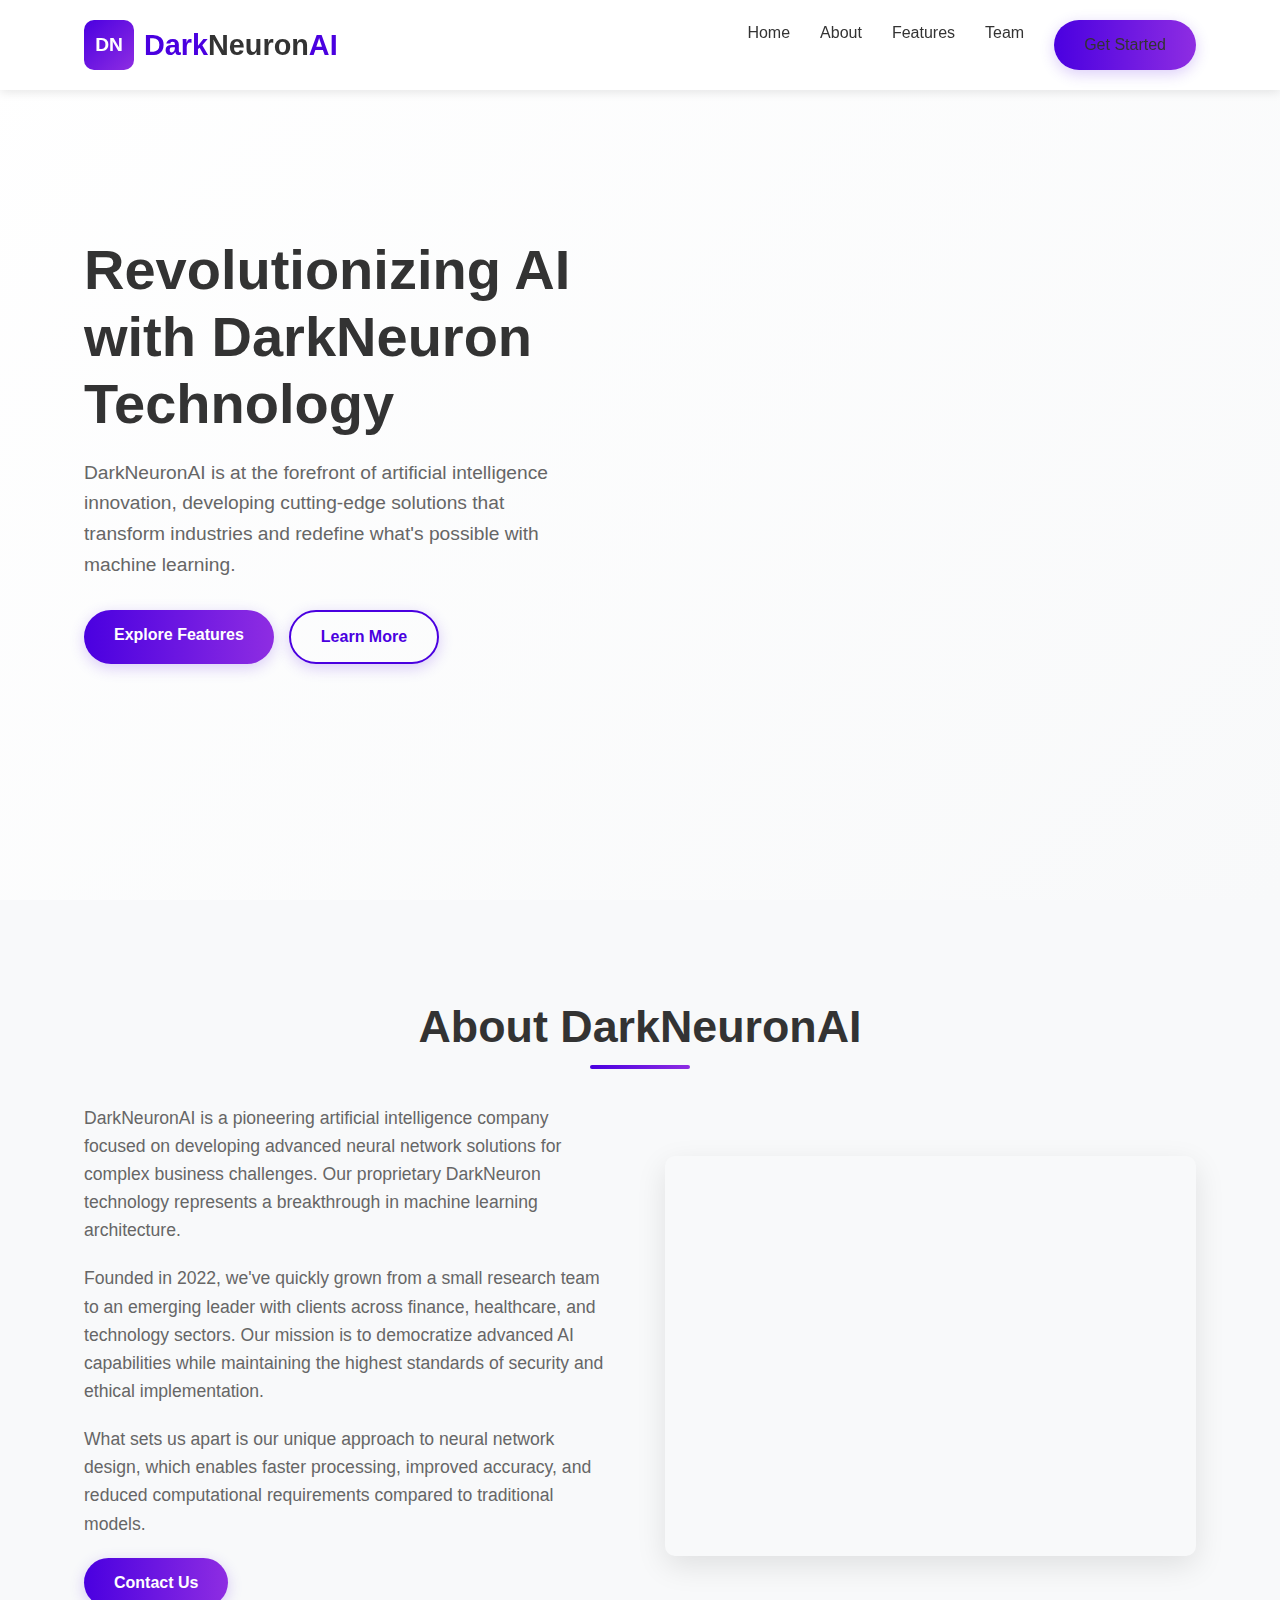
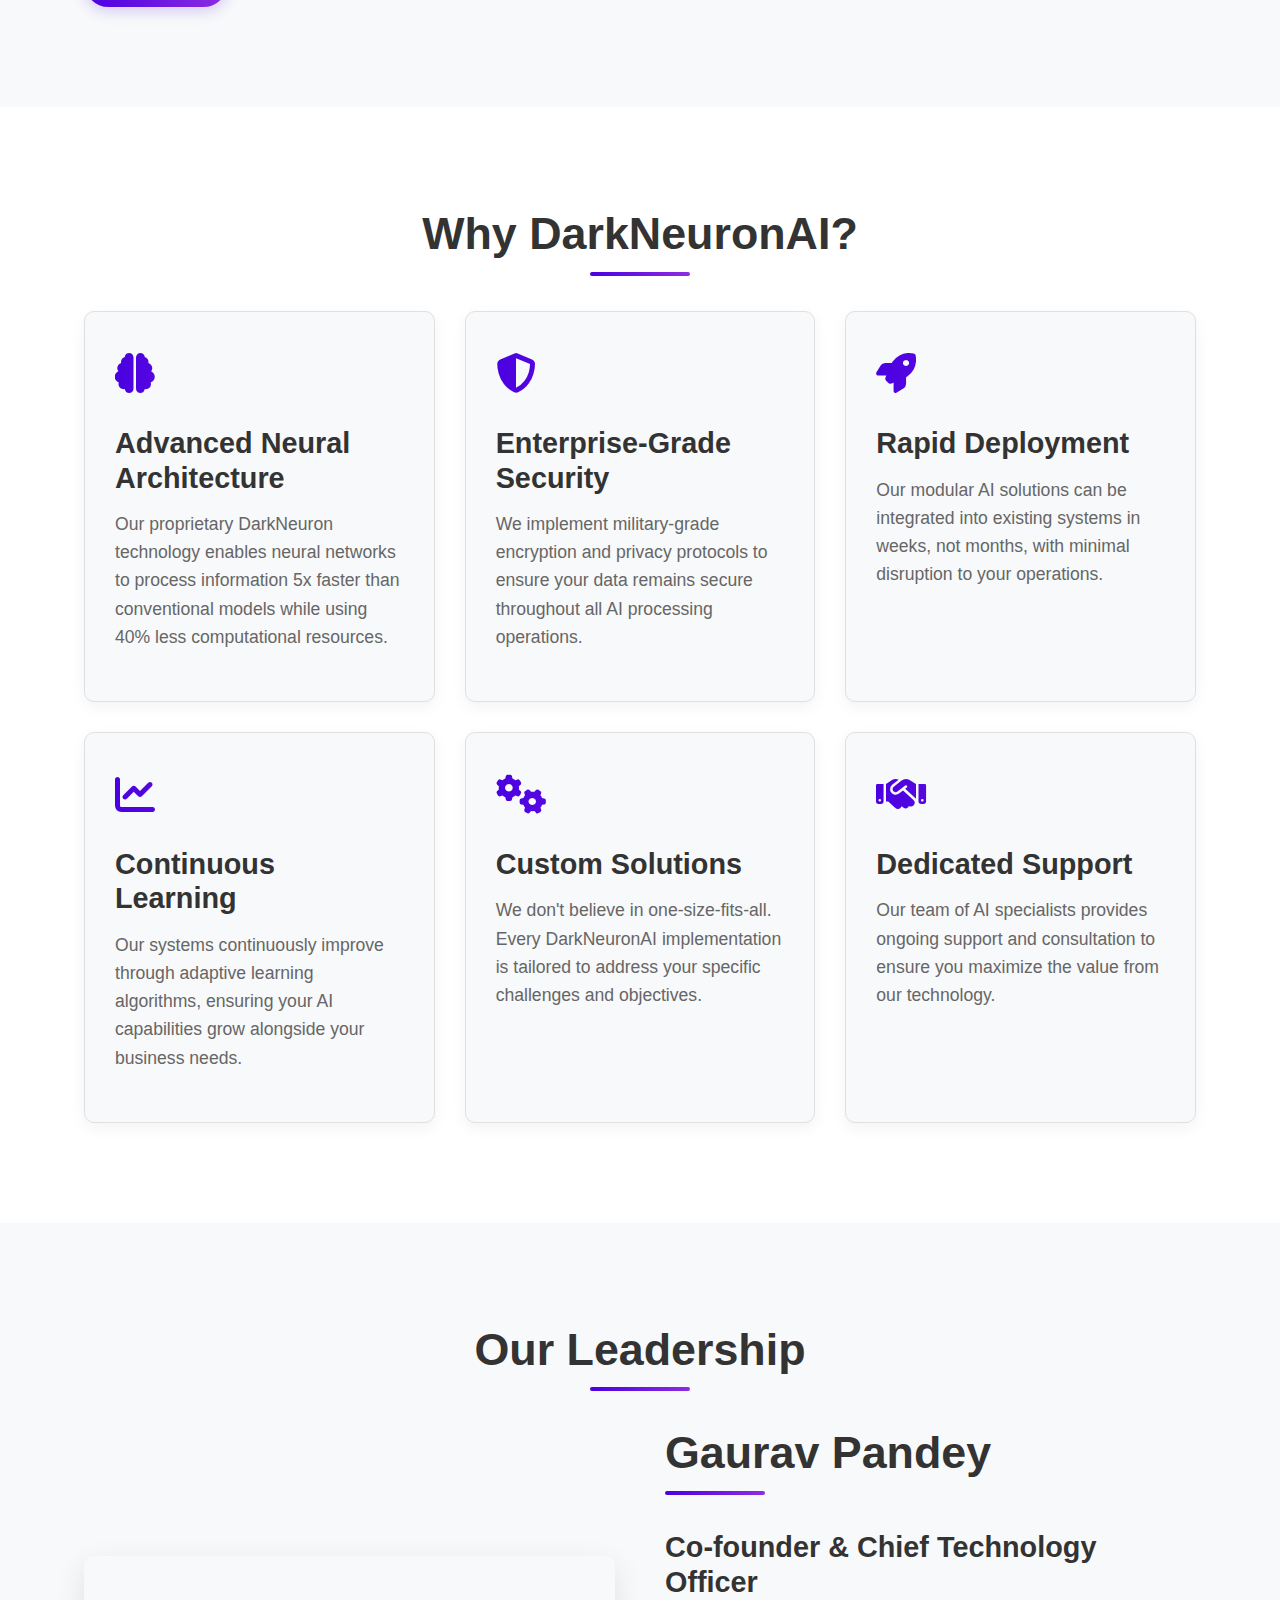
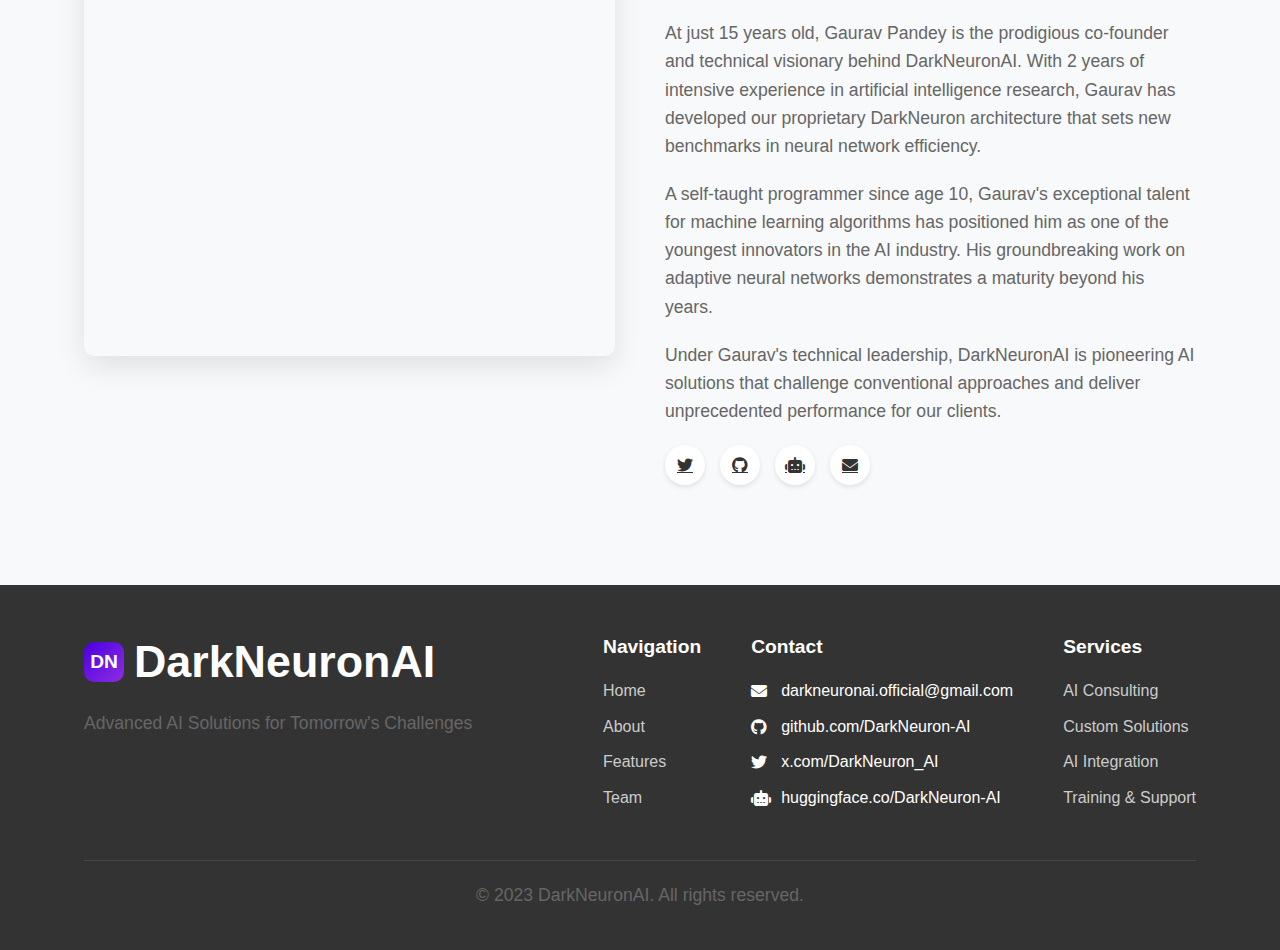
<file: Website Code.html>
<!DOCTYPE html>
<html lang="en">
<head>
    <meta charset="UTF-8">
    <meta name="viewport" content="width=device-width, initial-scale=1.0">
    <title>DarkNeuronAI | Advanced AI Solutions</title>
    <link rel="stylesheet" href="https://cdnjs.cloudflare.com/ajax/libs/font-awesome/6.4.0/css/all.min.css">
    <style>
        /* Global Styles */
        * {
            margin: 0;
            padding: 0;
            box-sizing: border-box;
            font-family: 'Segoe UI', Tahoma, Geneva, Verdana, sans-serif;
        }

        :root {
            --primary: #ffffff;
            --secondary: #f8f9fa;
            --accent: #4a00e0;
            --accent-light: #8e2de2;
            --text: #333333;
            --text-light: #666666;
            --border: #e0e0e0;
        }

        html {
            scroll-behavior: smooth;
        }

        body {
            background-color: var(--primary);
            color: var(--text);
            line-height: 1.6;
            overflow-x: hidden;
        }

        .container {
            width: 90%;
            max-width: 1200px;
            margin: 0 auto;
            padding: 0 20px;
        }

        section {
            padding: 100px 0;
        }

        h1, h2, h3, h4 {
            margin-bottom: 20px;
            line-height: 1.2;
        }

        h1 {
            font-size: 3.5rem;
            font-weight: 800;
        }

        h2 {
            font-size: 2.8rem;
            text-align: center;
            margin-bottom: 50px;
            position: relative;
        }

        h2:after {
            content: '';
            position: absolute;
            bottom: -15px;
            left: 50%;
            transform: translateX(-50%);
            width: 100px;
            height: 4px;
            background: linear-gradient(to right, var(--accent), var(--accent-light));
            border-radius: 2px;
        }

        h3 {
            font-size: 1.8rem;
        }

        p {
            margin-bottom: 20px;
            font-size: 1.1rem;
            color: var(--text-light);
        }

        .btn {
            display: inline-block;
            padding: 12px 30px;
            background: linear-gradient(to right, var(--accent), var(--accent-light));
            color: white;
            border: none;
            border-radius: 30px;
            font-size: 1rem;
            font-weight: 600;
            cursor: pointer;
            transition: all 0.3s ease;
            text-decoration: none;
            box-shadow: 0 4px 15px rgba(74, 0, 224, 0.2);
        }

        .btn:hover {
            transform: translateY(-3px);
            box-shadow: 0 10px 20px rgba(74, 0, 224, 0.3);
        }

        .btn-outline {
            background: transparent;
            border: 2px solid var(--accent);
            color: var(--accent);
            margin-left: 15px;
        }

        .btn-outline:hover {
            background: var(--accent);
            color: white;
        }

        /* Header Styles */
        header {
            background: var(--primary);
            position: fixed;
            width: 100%;
            z-index: 1000;
            box-shadow: 0 2px 10px rgba(0, 0, 0, 0.1);
        }

        .navbar {
            display: flex;
            justify-content: space-between;
            align-items: center;
            padding: 20px 0;
        }

        .logo {
            display: flex;
            align-items: center;
        }

        .logo-img {
            width: 50px;
            height: 50px;
            background: linear-gradient(135deg, var(--accent), var(--accent-light));
            border-radius: 10px;
            display: flex;
            align-items: center;
            justify-content: center;
            margin-right: 10px;
            color: white;
            font-weight: bold;
            font-size: 1.2rem;
        }

        .logo h1 {
            font-size: 1.8rem;
            margin: 0;
            color: var(--accent);
        }

        .logo span {
            color: var(--text);
        }

        .nav-links {
            display: flex;
            list-style: none;
        }

        .nav-links li {
            margin-left: 30px;
        }

        .nav-links a {
            color: var(--text);
            text-decoration: none;
            font-weight: 500;
            transition: color 0.3s ease;
        }

        .nav-links a:hover {
            color: var(--accent);
        }

        .hamburger {
            display: none;
            cursor: pointer;
        }

        /* Hero Section */
        .hero {
            height: 100vh;
            display: flex;
            align-items: center;
            background: linear-gradient(135deg, var(--primary) 0%, var(--secondary) 100%);
            position: relative;
            overflow: hidden;
        }

        .hero-content {
            width: 50%;
            z-index: 2;
        }

        .hero h1 {
            margin-bottom: 20px;
        }

        .hero p {
            font-size: 1.2rem;
            margin-bottom: 30px;
            max-width: 90%;
        }

        .hero-btns {
            display: flex;
            margin-top: 30px;
        }

        .hero-image {
            position: absolute;
            right: 0;
            top: 0;
            height: 100%;
            width: 50%;
            background: url('https://images.unsplash.com/photo-1677442136019-21780ecad995?ixlib=rb-4.0.3&ixid=M3wxMjA3fDB8MHxwaG90by1wYWdlfHx8fGVufDB8fHx8fA%3D%3D&auto=format&fit=crop&w=1032&q=80') no-repeat center center/cover;
            clip-path: polygon(25% 0%, 100% 0%, 100% 100%, 0% 100%);
        }

        /* About Section */
        .about {
            background: var(--secondary);
        }

        .about-content {
            display: flex;
            align-items: center;
            gap: 50px;
        }

        .about-text {
            flex: 1;
        }

        .about-image {
            flex: 1;
            height: 400px;
            background: url('https://images.unsplash.com/photo-1555949963-aa79dcee981c?ixlib=rb-4.0.3&ixid=M3wxMjA3fDB8MHxwaG90by1wYWdlfHx8fGVufDB8fHx8fA%3D%3D&auto=format&fit=crop&w=1170&q=80') no-repeat center center/cover;
            border-radius: 10px;
            box-shadow: 0 10px 30px rgba(0, 0, 0, 0.1);
        }

        /* Features Section */
        .features {
            background: var(--primary);
        }

        .features-grid {
            display: grid;
            grid-template-columns: repeat(auto-fit, minmax(300px, 1fr));
            gap: 30px;
        }

        .feature-card {
            background: var(--secondary);
            padding: 30px;
            border-radius: 10px;
            transition: transform 0.3s ease, box-shadow 0.3s ease;
            box-shadow: 0 5px 15px rgba(0, 0, 0, 0.05);
            border: 1px solid var(--border);
        }

        .feature-card:hover {
            transform: translateY(-10px);
            box-shadow: 0 15px 30px rgba(0, 0, 0, 0.1);
        }

        .feature-icon {
            font-size: 2.5rem;
            background: linear-gradient(to right, var(--accent), var(--accent-light));
            -webkit-background-clip: text;
            background-clip: text;
            color: transparent;
            margin-bottom: 20px;
        }

        .feature-card h3 {
            margin-bottom: 15px;
        }

        /* About Owner Section */
        .owner {
            background: var(--secondary);
        }

        .owner-content {
            display: flex;
            align-items: center;
            gap: 50px;
        }

        .owner-image {
            flex: 1;
            height: 400px;
            background: url('https://images.unsplash.com/photo-1507003211169-0a1dd7228f2d?ixlib=rb-4.0.3&ixid=M3wxMjA3fDB8MHxwaG90by1wYWdlfHx8fGVufDB8fHx8fA%3D%3D&auto=format&fit=crop&w=687&q=80') no-repeat center center/cover;
            border-radius: 10px;
            box-shadow: 0 10px 30px rgba(0, 0, 0, 0.1);
        }

        .owner-text {
            flex: 1;
        }

        .owner-text h2 {
            text-align: left;
        }

        .owner-text h2:after {
            left: 0;
            transform: none;
        }

        .social-links {
            display: flex;
            margin-top: 20px;
        }

        .social-links a {
            display: flex;
            align-items: center;
            justify-content: center;
            width: 40px;
            height: 40px;
            background: var(--primary);
            color: var(--text);
            border-radius: 50%;
            margin-right: 15px;
            transition: all 0.3s ease;
            box-shadow: 0 2px 5px rgba(0, 0, 0, 0.1);
        }

        .social-links a:hover {
            background: var(--accent);
            color: white;
            transform: translateY(-5px);
        }

        /* Footer */
        footer {
            background: var(--text);
            color: white;
            padding: 50px 0 20px;
        }

        .footer-content {
            display: flex;
            justify-content: space-between;
            margin-bottom: 40px;
        }

        .footer-logo {
            display: flex;
            align-items: center;
            margin-bottom: 20px;
        }

        .footer-logo .logo-img {
            width: 40px;
            height: 40px;
            margin-right: 10px;
        }

        .footer-logo h2 {
            margin-bottom: 0;
            text-align: left;
            color: white;
        }

        .footer-logo h2:after {
            display: none;
        }

        .footer-logo p {
            color: #ccc;
        }

        .footer-links {
            display: flex;
            gap: 50px;
        }

        .footer-links h3 {
            font-size: 1.2rem;
            margin-bottom: 20px;
            color: white;
        }

        .footer-links ul {
            list-style: none;
        }

        .footer-links li {
            margin-bottom: 10px;
        }

        .footer-links a {
            color: #ccc;
            text-decoration: none;
            transition: color 0.3s ease;
        }

        .footer-links a:hover {
            color: white;
        }

        .footer-contact li {
            display: flex;
            align-items: center;
        }

        .footer-contact i {
            margin-right: 10px;
            width: 20px;
        }

        .copyright {
            text-align: center;
            padding-top: 20px;
            border-top: 1px solid rgba(255, 255, 255, 0.1);
            font-size: 0.9rem;
            color: #aaa;
        }

        /* Responsive Design */
        @media (max-width: 992px) {
            h1 {
                font-size: 2.8rem;
            }
            
            h2 {
                font-size: 2.2rem;
            }
            
            .hero-content {
                width: 60%;
            }
            
            .hero-image {
                width: 40%;
            }
            
            .about-content, .owner-content {
                flex-direction: column;
            }
            
            .about-image, .owner-image {
                width: 100%;
            }
        }

        @media (max-width: 768px) {
            .navbar {
                padding: 15px 0;
            }
            
            .nav-links {
                position: fixed;
                top: 70px;
                left: -100%;
                width: 100%;
                height: calc(100vh - 70px);
                background: var(--primary);
                flex-direction: column;
                align-items: center;
                justify-content: flex-start;
                padding-top: 50px;
                transition: left 0.5s ease;
                box-shadow: 0 5px 10px rgba(0, 0, 0, 0.1);
            }
            
            .nav-links.active {
                left: 0;
            }
            
            .nav-links li {
                margin: 15px 0;
            }
            
            .hamburger {
                display: block;
            }
            
            .hero {
                height: auto;
                padding: 150px 0 100px;
            }
            
            .hero-content {
                width: 100%;
                text-align: center;
            }
            
            .hero p {
                max-width: 100%;
            }
            
            .hero-image {
                display: none;
            }
            
            .hero-btns {
                justify-content: center;
            }
            
            .footer-content {
                flex-direction: column;
                gap: 30px;
            }
            
            .footer-links {
                flex-direction: column;
                gap: 30px;
            }
        }

        @media (max-width: 576px) {
            h1 {
                font-size: 2.2rem;
            }
            
            h2 {
                font-size: 1.8rem;
            }
            
            section {
                padding: 70px 0;
            }
            
            .btn {
                padding: 10px 20px;
                font-size: 0.9rem;
            }
            
            .hero-btns {
                flex-direction: column;
                gap: 15px;
            }
            
            .btn-outline {
                margin-left: 0;
            }
        }
    </style>
</head>
<body>
    <!-- Header Section -->
    <header>
        <div class="container">
            <nav class="navbar">
                <div class="logo">
                    <div class="logo-img">DN</div>
                    <h1>Dark<span>Neuron</span>AI</h1>
                </div>
                <ul class="nav-links">
                    <li><a href="#home">Home</a></li>
                    <li><a href="#about">About</a></li>
                    <li><a href="#features">Features</a></li>
                    <li><a href="#owner">Team</a></li>
                    <li><a href="#contact" class="btn">Get Started</a></li>
                </ul>
                <div class="hamburger">
                    <i class="fas fa-bars"></i>
                </div>
            </nav>
        </div>
    </header>

    <!-- Hero Section -->
    <section class="hero" id="home">
        <div class="container">
            <div class="hero-content">
                <h1>Revolutionizing AI with DarkNeuron Technology</h1>
                <p>DarkNeuronAI is at the forefront of artificial intelligence innovation, developing cutting-edge solutions that transform industries and redefine what's possible with machine learning.</p>
                <div class="hero-btns">
                    <a href="#features" class="btn">Explore Features</a>
                    <a href="#about" class="btn btn-outline">Learn More</a>
                </div>
            </div>
        </div>
        <div class="hero-image"></div>
    </section>

    <!-- About Section -->
    <section class="about" id="about">
        <div class="container">
            <h2>About DarkNeuronAI</h2>
            <div class="about-content">
                <div class="about-text">
                    <p>DarkNeuronAI is a pioneering artificial intelligence company focused on developing advanced neural network solutions for complex business challenges. Our proprietary DarkNeuron technology represents a breakthrough in machine learning architecture.</p>
                    <p>Founded in 2022, we've quickly grown from a small research team to an emerging leader with clients across finance, healthcare, and technology sectors. Our mission is to democratize advanced AI capabilities while maintaining the highest standards of security and ethical implementation.</p>
                    <p>What sets us apart is our unique approach to neural network design, which enables faster processing, improved accuracy, and reduced computational requirements compared to traditional models.</p>
                    <a href="#contact" class="btn">Contact Us</a>
                </div>
                <div class="about-image"></div>
            </div>
        </div>
    </section>

    <!-- Features Section -->
    <section class="features" id="features">
        <div class="container">
            <h2>Why DarkNeuronAI?</h2>
            <div class="features-grid">
                <div class="feature-card">
                    <div class="feature-icon">
                        <i class="fas fa-brain"></i>
                    </div>
                    <h3>Advanced Neural Architecture</h3>
                    <p>Our proprietary DarkNeuron technology enables neural networks to process information 5x faster than conventional models while using 40% less computational resources.</p>
                </div>
                <div class="feature-card">
                    <div class="feature-icon">
                        <i class="fas fa-shield-alt"></i>
                    </div>
                    <h3>Enterprise-Grade Security</h3>
                    <p>We implement military-grade encryption and privacy protocols to ensure your data remains secure throughout all AI processing operations.</p>
                </div>
                <div class="feature-card">
                    <div class="feature-icon">
                        <i class="fas fa-rocket"></i>
                    </div>
                    <h3>Rapid Deployment</h3>
                    <p>Our modular AI solutions can be integrated into existing systems in weeks, not months, with minimal disruption to your operations.</p>
                </div>
                <div class="feature-card">
                    <div class="feature-icon">
                        <i class="fas fa-chart-line"></i>
                    </div>
                    <h3>Continuous Learning</h3>
                    <p>Our systems continuously improve through adaptive learning algorithms, ensuring your AI capabilities grow alongside your business needs.</p>
                </div>
                <div class="feature-card">
                    <div class="feature-icon">
                        <i class="fas fa-cogs"></i>
                    </div>
                    <h3>Custom Solutions</h3>
                    <p>We don't believe in one-size-fits-all. Every DarkNeuronAI implementation is tailored to address your specific challenges and objectives.</p>
                </div>
                <div class="feature-card">
                    <div class="feature-icon">
                        <i class="fas fa-handshake"></i>
                    </div>
                    <h3>Dedicated Support</h3>
                    <p>Our team of AI specialists provides ongoing support and consultation to ensure you maximize the value from our technology.</p>
                </div>
            </div>
        </div>
    </section>

    <!-- About Owner Section -->
    <section class="owner" id="owner">
        <div class="container">
            <h2>Our Leadership</h2>
            <div class="owner-content">
                <div class="owner-image"></div>
                <div class="owner-text">
                    <h2>Gaurav Pandey</h2>
                    <h3>Co-founder & Chief Technology Officer</h3>
                    <p>At just 15 years old, Gaurav Pandey is the prodigious co-founder and technical visionary behind DarkNeuronAI. With 2 years of intensive experience in artificial intelligence research, Gaurav has developed our proprietary DarkNeuron architecture that sets new benchmarks in neural network efficiency.</p>
                    <p>A self-taught programmer since age 10, Gaurav's exceptional talent for machine learning algorithms has positioned him as one of the youngest innovators in the AI industry. His groundbreaking work on adaptive neural networks demonstrates a maturity beyond his years.</p>
                    <p>Under Gaurav's technical leadership, DarkNeuronAI is pioneering AI solutions that challenge conventional approaches and deliver unprecedented performance for our clients.</p>
                    <div class="social-links">
                        <a href="https://x.com/DarkNeuron_AI" target="_blank"><i class="fab fa-twitter"></i></a>
                        <a href="https://github.com/DarkNeuron-AI" target="_blank"><i class="fab fa-github"></i></a>
                        <a href="https://huggingface.co/DarkNeuron-AI" target="_blank"><i class="fas fa-robot"></i></a>
                        <a href="mailto:darkneuronai.official@gmail.com"><i class="fas fa-envelope"></i></a>
                    </div>
                </div>
            </div>
        </div>
    </section>

    <!-- Footer -->
    <footer id="contact">
        <div class="container">
            <div class="footer-content">
                <div>
                    <div class="footer-logo">
                        <div class="logo-img">DN</div>
                        <h2>DarkNeuronAI</h2>
                    </div>
                    <p>Advanced AI Solutions for Tomorrow's Challenges</p>
                </div>
                <div class="footer-links">
                    <div class="footer-nav">
                        <h3>Navigation</h3>
                        <ul>
                            <li><a href="#home">Home</a></li>
                            <li><a href="#about">About</a></li>
                            <li><a href="#features">Features</a></li>
                            <li><a href="#owner">Team</a></li>
                        </ul>
                    </div>
                    <div class="footer-contact">
                        <h3>Contact</h3>
                        <ul>
                            <li><i class="fas fa-envelope"></i> darkneuronai.official@gmail.com</li>
                            <li><i class="fab fa-github"></i> github.com/DarkNeuron-AI</li>
                            <li><i class="fab fa-twitter"></i> x.com/DarkNeuron_AI</li>
                            <li><i class="fas fa-robot"></i> huggingface.co/DarkNeuron-AI</li>
                        </ul>
                    </div>
                    <div class="footer-services">
                        <h3>Services</h3>
                        <ul>
                            <li><a href="#">AI Consulting</a></li>
                            <li><a href="#">Custom Solutions</a></li>
                            <li><a href="#">AI Integration</a></li>
                            <li><a href="#">Training & Support</a></li>
                        </ul>
                    </div>
                </div>
            </div>
            <div class="copyright">
                <p>&copy; 2023 DarkNeuronAI. All rights reserved.</p>
            </div>
        </div>
    </footer>

    <script>
        // Mobile Navigation Toggle
        const hamburger = document.querySelector('.hamburger');
        const navLinks = document.querySelector('.nav-links');

        hamburger.addEventListener('click', () => {
            navLinks.classList.toggle('active');
            hamburger.querySelector('i').classList.toggle('fa-bars');
            hamburger.querySelector('i').classList.toggle('fa-times');
        });

        // Close mobile menu when clicking on a link
        document.querySelectorAll('.nav-links a').forEach(link => {
            link.addEventListener('click', () => {
                navLinks.classList.remove('active');
                hamburger.querySelector('i').classList.add('fa-bars');
                hamburger.querySelector('i').classList.remove('fa-times');
            });
        });

        // Smooth scrolling for anchor links
        document.querySelectorAll('a[href^="#"]').forEach(anchor => {
            anchor.addEventListener('click', function (e) {
                e.preventDefault();
                
                const targetId = this.getAttribute('href');
                if(targetId === '#') return;
                
                const targetElement = document.querySelector(targetId);
                if(targetElement) {
                    window.scrollTo({
                        top: targetElement.offsetTop - 80,
                        behavior: 'smooth'
                    });
                }
            });
        });

        // Header background change on scroll
        window.addEventListener('scroll', () => {
            const header = document.querySelector('header');
            if(window.scrollY > 100) {
                header.style.background = 'rgba(255, 255, 255, 0.95)';
                header.style.backdropFilter = 'blur(10px)';
            } else {
                header.style.background = 'var(--primary)';
                header.style.backdropFilter = 'none';
            }
        });
    </script>
</body>
</html>
</file>
<file: style.css>
/* Global Styles */
* {
    margin: 0;
    padding: 0;
    box-sizing: border-box;
    font-family: 'Segoe UI', Tahoma, Geneva, Verdana, sans-serif;
}

:root {
    --primary: #ffffff;
    --secondary: #f8f9fa;
    --accent: #4a00e0;
    --accent-light: #8e2de2;
    --text: #333333;
    --text-light: #666666;
    --border: #e0e0e0;
}

html {
    scroll-behavior: smooth;
}

body {
    background-color: var(--primary);
    color: var(--text);
    line-height: 1.6;
    overflow-x: hidden;
}

.container {
    width: 90%;
    max-width: 1200px;
    margin: 0 auto;
    padding: 0 20px;
}

section {
    padding: 100px 0;
}

h1, h2, h3, h4 {
    margin-bottom: 20px;
    line-height: 1.2;
}

h1 {
    font-size: 3.5rem;
    font-weight: 800;
}

h2 {
    font-size: 2.8rem;
    text-align: center;
    margin-bottom: 50px;
    position: relative;
}

h2:after {
    content: '';
    position: absolute;
    bottom: -15px;
    left: 50%;
    transform: translateX(-50%);
    width: 100px;
    height: 4px;
    background: linear-gradient(to right, var(--accent), var(--accent-light));
    border-radius: 2px;
}

h3 {
    font-size: 1.8rem;
}

p {
    margin-bottom: 20px;
    font-size: 1.1rem;
    color: var(--text-light);
}

.btn {
    display: inline-block;
    padding: 12px 30px;
    background: linear-gradient(to right, var(--accent), var(--accent-light));
    color: white;
    border: none;
    border-radius: 30px;
    font-size: 1rem;
    font-weight: 600;
    cursor: pointer;
    transition: all 0.3s ease;
    text-decoration: none;
    box-shadow: 0 4px 15px rgba(74, 0, 224, 0.2);
}

.btn:hover {
    transform: translateY(-3px);
    box-shadow: 0 10px 20px rgba(74, 0, 224, 0.3);
}

.btn-outline {
    background: transparent;
    border: 2px solid var(--accent);
    color: var(--accent);
    margin-left: 15px;
}

.btn-outline:hover {
    background: var(--accent);
    color: white;
}

/* Header Styles */
header {
    background: var(--primary);
    position: fixed;
    width: 100%;
    z-index: 1000;
    box-shadow: 0 2px 10px rgba(0, 0, 0, 0.1);
}

.navbar {
    display: flex;
    justify-content: space-between;
    align-items: center;
    padding: 20px 0;
}

.logo {
    display: flex;
    align-items: center;
}

.logo-img {
    width: 50px;
    height: 50px;
    background: linear-gradient(135deg, var(--accent), var(--accent-light));
    border-radius: 10px;
    display: flex;
    align-items: center;
    justify-content: center;
    margin-right: 10px;
    color: white;
    font-weight: bold;
    font-size: 1.2rem;
}

.logo h1 {
    font-size: 1.8rem;
    margin: 0;
    color: var(--accent);
}

.logo span {
    color: var(--text);
}

.nav-links {
    display: flex;
    list-style: none;
}

.nav-links li {
    margin-left: 30px;
}

.nav-links a {
    color: var(--text);
    text-decoration: none;
    font-weight: 500;
    transition: color 0.3s ease;
}

.nav-links a:hover {
    color: var(--accent);
}

.hamburger {
    display: none;
    cursor: pointer;
}

/* Hero Section */
.hero {
    height: 100vh;
    display: flex;
    align-items: center;
    background: linear-gradient(135deg, var(--primary) 0%, var(--secondary) 100%);
    position: relative;
    overflow: hidden;
}

.hero-content {
    width: 50%;
    z-index: 2;
}

.hero h1 {
    margin-bottom: 20px;
}

.hero p {
    font-size: 1.2rem;
    margin-bottom: 30px;
    max-width: 90%;
}

.hero-btns {
    display: flex;
    margin-top: 30px;
    flex-wrap: wrap;
    gap: 15px;
}

.hero-image {
    position: absolute;
    right: 0;
    top: 0;
    height: 100%;
    width: 50%;
    background: url('https://images.unsplash.com/photo-1677442136019-21780ecad995?ixlib=rb-4.0.3&ixid=M3wxMjA3fDB8MHxwaG90by1wYWdlfHx8fGVufDB8fHx8fA%3D%3D&auto=format&fit=crop&w=1032&q=80') no-repeat center center/cover;
    clip-path: polygon(25% 0%, 100% 0%, 100% 100%, 0% 100%);
}

/* About Section */
.about {
    background: var(--secondary);
}

.about-content {
    display: flex;
    align-items: center;
    gap: 50px;
}

.about-text {
    flex: 1;
}

.about-image {
    flex: 1;
    height: 400px;
    background: url('https://images.unsplash.com/photo-1555949963-aa79dcee981c?ixlib=rb-4.0.3&ixid=M3wxMjA3fDB8MHxwaG90by1wYWdlfHx8fGVufDB8fHx8fA%3D%3D&auto=format&fit=crop&w=1170&q=80') no-repeat center center/cover;
    border-radius: 10px;
    box-shadow: 0 10px 30px rgba(0, 0, 0, 0.1);
}

/* Features Section */
.features {
    background: var(--primary);
}

.features-grid {
    display: grid;
    grid-template-columns: repeat(auto-fit, minmax(300px, 1fr));
    gap: 30px;
}

.feature-card {
    background: var(--secondary);
    padding: 30px;
    border-radius: 10px;
    transition: transform 0.3s ease, box-shadow 0.3s ease;
    box-shadow: 0 5px 15px rgba(0, 0, 0, 0.05);
    border: 1px solid var(--border);
}

.feature-card:hover {
    transform: translateY(-10px);
    box-shadow: 0 15px 30px rgba(0, 0, 0, 0.1);
}

.feature-icon {
    font-size: 2.5rem;
    background: linear-gradient(to right, var(--accent), var(--accent-light));
    -webkit-background-clip: text;
    background-clip: text;
    color: transparent;
    margin-bottom: 20px;
}

.feature-card h3 {
    margin-bottom: 15px;
}

/* About Owner Section */
.owner {
    background: var(--primary);
}

.owner-content {
    display: flex;
    align-items: center;
    gap: 50px;
}

.owner-image {
    flex: 1;
    height: 400px;
    background: url('https://images.pexels.com/photos/1839564/pexels-photo-1839564.jpeg?ixlib=rb-4.0.3&ixid=M3wxMjA3fDB8MHxwaG90by1wYWdlfHx8fGVufDB8fHx8fA%3D%3D&auto=format&fit=crop&w=687&q=80') no-repeat center center/cover;
    border-radius: 10px;
    box-shadow: 0 10px 30px rgba(0, 0, 0, 0.1);
}

.owner-text {
    flex: 1;
}

.owner-text h2 {
    text-align: left;
}

.owner-text h2:after {
    left: 0;
    transform: none;
}

.social-links {
    display: flex;
    margin-top: 20px;
}

.social-links a {
    display: flex;
    align-items: center;
    justify-content: center;
    width: 40px;
    height: 40px;
    background: var(--secondary);
    color: var(--text);
    border-radius: 50%;
    margin-right: 15px;
    transition: all 0.3s ease;
    box-shadow: 0 2px 5px rgba(0, 0, 0, 0.1);
}

.social-links a:hover {
    background: var(--accent);
    color: white;
    transform: translateY(-5px);
}

/* Footer */
footer {
    background: var(--text);
    color: white;
    padding: 50px 0 20px;
}

.footer-content {
    display: flex;
    justify-content: space-between;
    margin-bottom: 40px;
}

.footer-logo {
    display: flex;
    align-items: center;
    margin-bottom: 20px;
}

.footer-logo .logo-img {
    width: 40px;
    height: 40px;
    margin-right: 10px;
}

.footer-logo h2 {
    margin-bottom: 0;
    text-align: left;
    color: white;
}

.footer-logo h2:after {
    display: none;
}

.footer-logo p {
    color: #ccc;
}

.footer-links {
    display: flex;
    gap: 50px;
}

.footer-links h3 {
    font-size: 1.2rem;
    margin-bottom: 20px;
    color: white;
}

.footer-links ul {
    list-style: none;
}

.footer-links li {
    margin-bottom: 10px;
}

.footer-links a {
    color: #ccc;
    text-decoration: none;
    transition: color 0.3s ease;
}

.footer-links a:hover {
    color: white;
}

.footer-contact li {
    display: flex;
    align-items: center;
}

.footer-contact i {
    margin-right: 10px;
    width: 20px;
}

.copyright {
    text-align: center;
    padding-top: 20px;
    border-top: 1px solid rgba(255, 255, 255, 0.1);
    font-size: 0.9rem;
    color: #aaa;
}

/* Responsive Design */
@media (max-width: 992px) {
    h1 {
        font-size: 2.8rem;
    }
    
    h2 {
        font-size: 2.2rem;
    }
    
    .hero-content {
        width: 60%;
    }
    
    .hero-image {
        width: 40%;
    }
    
    .about-content, .owner-content {
        flex-direction: column;
    }
    
    .about-image, .owner-image {
        width: 100%;
    }
}

@media (max-width: 768px) {
    .navbar {
        padding: 15px 0;
    }
    
    .nav-links {
        position: fixed;
        top: 70px;
        left: -100%;
        width: 100%;
        height: calc(100vh - 70px);
        background: var(--primary);
        flex-direction: column;
        align-items: center;
        justify-content: flex-start;
        padding-top: 50px;
        transition: left 0.5s ease;
        box-shadow: 0 5px 10px rgba(0, 0, 0, 0.1);
    }
    
    .nav-links.active {
        left: 0;
    }
    
    .nav-links li {
        margin: 15px 0;
    }
    
    .hamburger {
        display: block;
    }
    
    .hero {
        height: auto;
        padding: 150px 0 100px;
    }
    
    .hero-content {
        width: 100%;
        text-align: center;
    }
    
    .hero p {
        max-width: 100%;
    }
    
    .hero-image {
        display: none;
    }
    
    .hero-btns {
        justify-content: center;
    }
    
    .footer-content {
        flex-direction: column;
        gap: 30px;
    }
    
    .footer-links {
        flex-direction: column;
        gap: 30px;
    }
}

@media (max-width: 576px) {
    h1 {
        font-size: 2.2rem;
    }
    
    h2 {
        font-size: 1.8rem;
    }
    
    section {
        padding: 70px 0;
    }
    
    .btn {
        padding: 10px 20px;
        font-size: 0.9rem;
    }
    
    .hero-btns {
        flex-direction: column;
        gap: 15px;
    }
    
    .btn-outline {
        margin-left: 0;
    }
                                }
</file>
